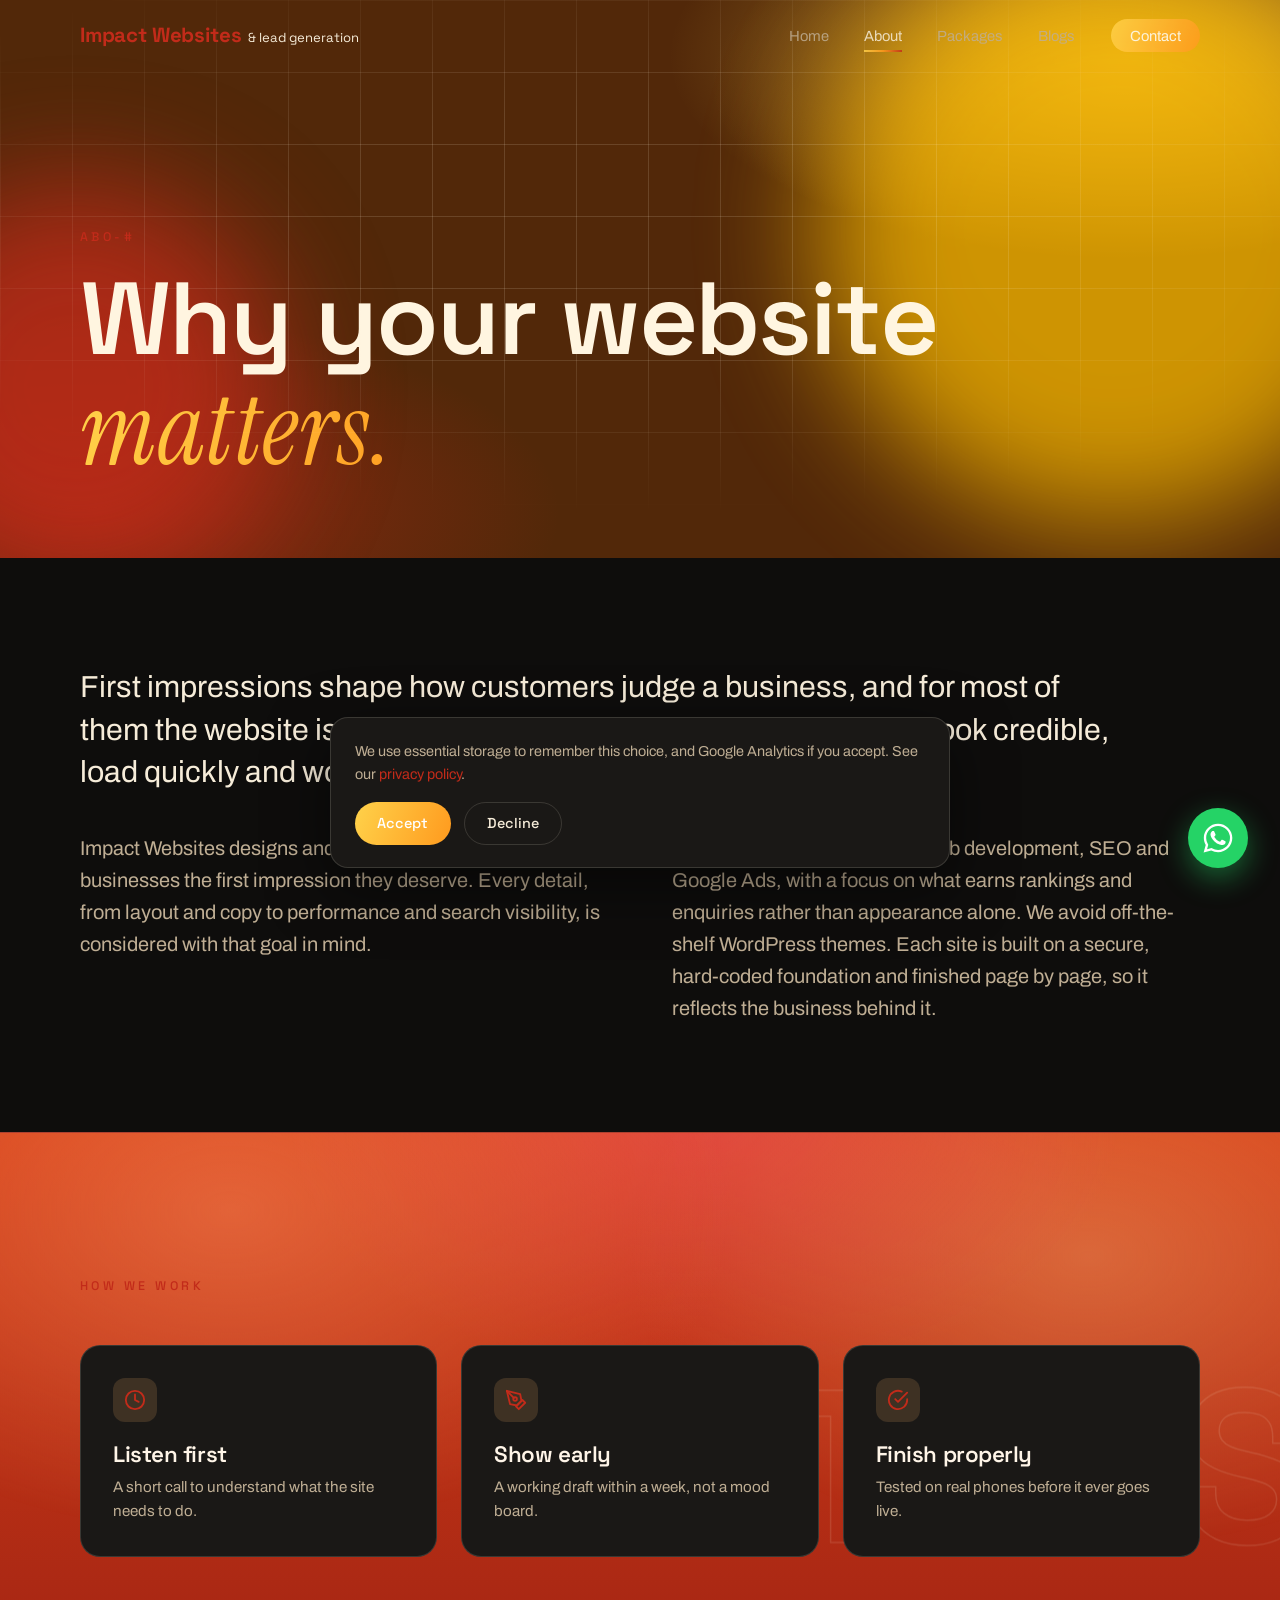
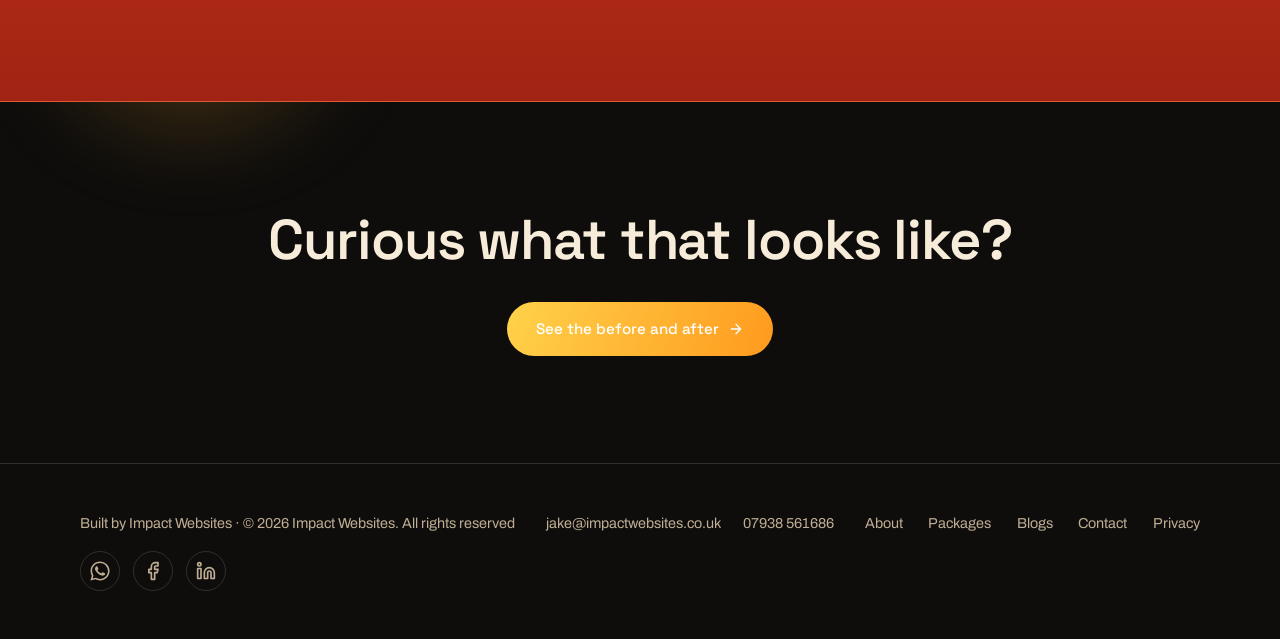
<file: about.html>
<!DOCTYPE html>
<html lang="en-GB">
<head>
  <meta charset="UTF-8">
  <meta name="viewport" content="width=device-width, initial-scale=1">
  <title>Web Development &amp; Lead Generation Experts | Impact Websites</title>
  <meta name="description" content="Meet Jake, founder of Impact Websites. His approach to web design 2026 creates strong first impressions and generates more leads for UK businesses.">
  <meta name="keywords" content="about Impact Websites, web developer, website design, first impressions, small business websites, Jake Small">
  <meta name="robots" content="index, follow">
  <link rel="canonical" href="https://www.impactwebsites.co.uk/about.html">

  <meta property="og:title" content="Web Development &amp; Lead Generation Experts | Impact Websites">
  <meta property="og:description" content="Meet Jake, founder of Impact Websites, and how we build websites that create strong first impressions and generate more leads.">
  <meta property="og:type" content="website">
  <meta property="og:url" content="https://www.impactwebsites.co.uk/about.html">
  <meta property="og:site_name" content="Impact Websites">
  <meta property="og:locale" content="en_GB">
  <meta property="og:image" content="https://www.impactwebsites.co.uk/img/og-image.jpg">
  <meta property="og:image:width" content="1200">
  <meta property="og:image:height" content="630">
  <meta property="og:image:alt" content="Impact Websites: web development, SEO and lead generation">
  <meta name="twitter:card" content="summary_large_image">
  <meta name="twitter:title" content="Web Development &amp; Lead Generation Experts | Impact Websites">
  <meta name="twitter:description" content="Meet Jake, founder of Impact Websites, and how we build websites that create strong first impressions and generate more leads.">
  <meta name="twitter:image" content="https://www.impactwebsites.co.uk/img/og-image.jpg">

  <link rel="icon" href="favicon.ico?v=2" sizes="any">
  <link rel="icon" href="img/favicon-32x32.png?v=2" type="image/png" sizes="32x32">
  <link rel="icon" href="img/favicon-16x16.png?v=2" type="image/png" sizes="16x16">
  <link rel="apple-touch-icon" href="img/apple-touch-icon.png?v=2">
  <link rel="manifest" href="site.webmanifest">
  <meta name="theme-color" content="#522809">

  <link rel="preconnect" href="https://fonts.googleapis.com">
  <link rel="preconnect" href="https://fonts.gstatic.com" crossorigin>
  <link href="https://fonts.googleapis.com/css2?family=Archivo:wght@300;400;500&family=Instrument+Serif:ital@1&family=Space+Grotesk:wght@400;500;600;700&display=swap" rel="stylesheet">
  <link rel="stylesheet" href="css/style.css">

  <script type="application/ld+json">
  {
    "@context": "https://schema.org",
    "@type": "ProfessionalService",
    "name": "Impact Websites",
    "url": "https://www.impactwebsites.co.uk/",
    "logo": "https://www.impactwebsites.co.uk/img/favicon-512.png",
    "image": "https://www.impactwebsites.co.uk/img/og-image.jpg",
    "description": "Impact Websites designs and builds fast, modern websites with search engine optimisation and Google Ads lead generation for growing UK businesses.",
    "email": "jake@impactwebsites.co.uk",
    "telephone": "+447938561686",
    "areaServed": "GB",
    "priceRange": "££",
    "founder": { "@type": "Person", "name": "Jake Small" },
    "sameAs": [
      "https://www.facebook.com/share/1FsRioQz7S/?mibextid=wwXIfr",
      "https://www.linkedin.com/in/jakesmall-webdesign",
      "https://wa.me/447938561686"
    ]
  }
  </script>
</head>
<body>

  <header class="nav">
    <div class="wrap">
      <a class="brand" href="index.html"><span class="brand-name">Impact Websites</span> <span class="brand-sub">&amp; lead generation</span></a>
      <button class="nav-toggle" aria-label="Menu" aria-expanded="false">
        <span class="bar"></span><span class="bar"></span><span class="bar"></span>
      </button>
      <ul class="nav-links">
        <li><a href="index.html">Home</a></li>
        <li><a href="about.html" aria-current="page">About</a></li>
        <li><a href="packages.html">Packages</a></li>
        <li><a href="blogs.html">Blogs</a></li>
        <li><a class="nav-cta" href="contact.html">Contact</a></li>
      </ul>
    </div>
  </header>

  <main>

    <section class="page-hero">
      <div class="orb orb-a" data-parallax="0.3" style="top:-30%;"></div>
      <div class="orb orb-b" data-parallax="-0.2"></div>
      <div class="grid-lines"></div>
      <div class="wrap hero-inner">
        <p class="eyebrow reveal" data-scramble>About</p>
        <h1 data-split>Why your website<br><span class="grad-text serif-accent">matters.</span></h1>
      </div>
    </section>

    <section class="section-pad">
      <div class="wrap about-intro">
        <p class="lede about-lead reveal">First impressions shape how customers judge a business, and for most of them the website is where that impression is formed. It needs to look credible, load quickly and work flawlessly on every device.</p>
        <p class="lede reveal" style="--d:.1s">Impact Websites designs and builds sites that give UK businesses the first impression they deserve. Every detail, from layout and copy to performance and search visibility, is considered with that goal in mind.</p>
        <p class="lede reveal" style="--d:.2s">Our approach is grounded in web development, SEO and Google Ads, with a focus on what earns rankings and enquiries rather than appearance alone. We avoid off-the-shelf WordPress themes. Each site is built on a secure, hard-coded foundation and finished page by page, so it reflects the business behind it.</p>
      </div>
    </section>

    <section class="banner">
      <div class="depth" data-parallax="0.35"></div>
      <span class="ghost" aria-hidden="true" data-parallax="0.1" style="top:auto; bottom:4%;">ETHOS</span>
      <div class="wrap">
        <p class="eyebrow reveal">How we work</p>
        <div class="card-grid">
          <article class="card glow reveal" style="--d:.1s">
            <div class="icon">
              <svg width="22" height="22" viewBox="0 0 24 24" fill="none" stroke="currentColor" stroke-width="2" stroke-linecap="round" stroke-linejoin="round"><circle cx="12" cy="12" r="10"/><path d="M12 6v6l4 2"/></svg>
            </div>
            <h3>Listen first</h3>
            <p>A short call to understand what the site needs to do.</p>
          </article>
          <article class="card glow reveal" style="--d:.2s">
            <div class="icon">
              <svg width="22" height="22" viewBox="0 0 24 24" fill="none" stroke="currentColor" stroke-width="2" stroke-linecap="round" stroke-linejoin="round"><path d="M12 19l7-7 3 3-7 7-3-3z"/><path d="M18 13l-1.5-7.5L2 2l3.5 14.5L13 18l5-5z"/><path d="M2 2l7.586 7.586"/><circle cx="11" cy="11" r="2"/></svg>
            </div>
            <h3>Show early</h3>
            <p>A working draft within a week, not a mood board.</p>
          </article>
          <article class="card glow reveal" style="--d:.3s">
            <div class="icon">
              <svg width="22" height="22" viewBox="0 0 24 24" fill="none" stroke="currentColor" stroke-width="2" stroke-linecap="round" stroke-linejoin="round"><path d="M22 11.08V12a10 10 0 1 1-5.93-9.14"/><path d="M22 4L12 14.01l-3-3"/></svg>
            </div>
            <h3>Finish properly</h3>
            <p>Tested on real phones before it ever goes live.</p>
          </article>
        </div>
      </div>
    </section>

    <section class="section-pad">
      <div class="orb orb-c" data-parallax="0.35" style="left:6%; top:30%;"></div>
      <div class="wrap" style="text-align:center;">
        <h2 class="reveal">Curious what that looks like?</h2>
        <a class="btn btn-primary reveal" style="--d:.15s; margin-top:2rem;" href="index.html#before-after">
          See the before and after
          <svg width="16" height="16" viewBox="0 0 24 24" fill="none" stroke="currentColor" stroke-width="2" stroke-linecap="round" stroke-linejoin="round"><path d="M5 12h14M12 5l7 7-7 7"/></svg>
        </a>
      </div>
    </section>

  </main>

  <footer>
    <div class="wrap">
      <span>Built by Impact Websites · © 2026 Impact Websites. All rights reserved</span>
      <div class="footer-contact">
        <a href="mailto:jake@impactwebsites.co.uk">jake@impactwebsites.co.uk</a>
        <a href="tel:+447938561686">07938 561686</a>
      </div>
      <nav>
        <a href="about.html">About</a>
        <a href="packages.html">Packages</a>
        <a href="blogs.html">Blogs</a>
        <a href="contact.html">Contact</a>
        <a href="privacy.html">Privacy</a>
      </nav>
    </div>
  </footer>

  <script src="js/main.js"></script>
</body>
</html>
</file>
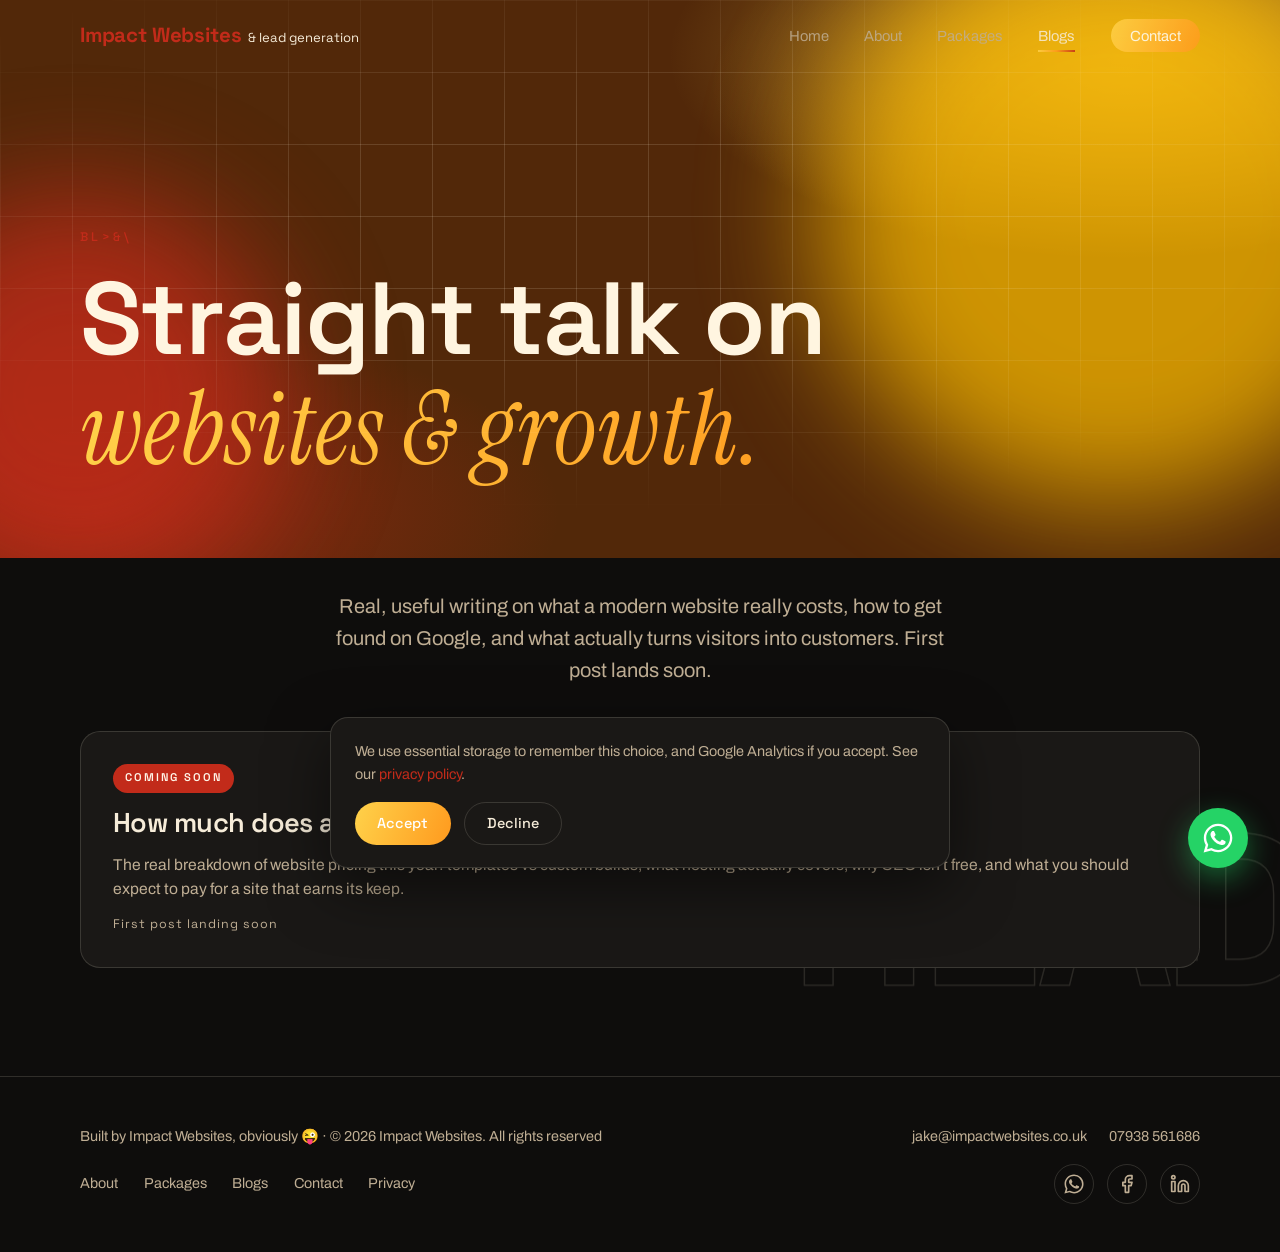
<file: blogs.html>
<!DOCTYPE html>
<html lang="en-GB">
<head>
  <meta charset="UTF-8">
  <meta name="viewport" content="width=device-width, initial-scale=1">
  <title>Blogs | Impact Websites</title>
  <meta name="description" content="Web design, SEO and lead generation advice from Impact Websites. Practical guides on what a modern website really costs and how to make it earn its keep.">
  <meta name="keywords" content="web design blog, website cost, SEO advice, Google Ads guide, UK web development">
  <meta name="robots" content="index, follow">
  <link rel="canonical" href="https://www.impactwebsites.co.uk/blogs.html">

  <meta property="og:title" content="Blogs | Impact Websites">
  <meta property="og:description" content="Web design, SEO and lead generation advice from Impact Websites.">
  <meta property="og:type" content="website">
  <meta property="og:url" content="https://www.impactwebsites.co.uk/blogs.html">
  <meta property="og:site_name" content="Impact Websites">
  <meta property="og:locale" content="en_GB">
  <meta property="og:image" content="https://www.impactwebsites.co.uk/img/og-image.jpg">
  <meta property="og:image:width" content="1200">
  <meta property="og:image:height" content="630">
  <meta property="og:image:alt" content="Impact Websites: web development, SEO and lead generation">
  <meta name="twitter:card" content="summary_large_image">
  <meta name="twitter:title" content="Blogs | Impact Websites">
  <meta name="twitter:description" content="Web design, SEO and lead generation advice from Impact Websites.">
  <meta name="twitter:image" content="https://www.impactwebsites.co.uk/img/og-image.jpg">

  <link rel="icon" href="favicon.ico?v=2" sizes="any">
  <link rel="icon" href="img/favicon-32x32.png?v=2" type="image/png" sizes="32x32">
  <link rel="icon" href="img/favicon-16x16.png?v=2" type="image/png" sizes="16x16">
  <link rel="apple-touch-icon" href="img/apple-touch-icon.png?v=2">
  <link rel="manifest" href="site.webmanifest">
  <meta name="theme-color" content="#522809">

  <link rel="preconnect" href="https://fonts.googleapis.com">
  <link rel="preconnect" href="https://fonts.gstatic.com" crossorigin>
  <link href="https://fonts.googleapis.com/css2?family=Archivo:wght@300;400;500&family=Instrument+Serif:ital@1&family=Space+Grotesk:wght@400;500;600;700&display=swap" rel="stylesheet">
  <link rel="stylesheet" href="css/style.css">
</head>
<body>

  <header class="nav">
    <div class="wrap">
      <a class="brand" href="index.html"><span class="brand-name">Impact Websites</span> <span class="brand-sub">&amp; lead generation</span></a>
      <button class="nav-toggle" aria-label="Menu" aria-expanded="false">
        <span class="bar"></span><span class="bar"></span><span class="bar"></span>
      </button>
      <ul class="nav-links">
        <li><a href="index.html">Home</a></li>
        <li><a href="about.html">About</a></li>
        <li><a href="packages.html">Packages</a></li>
        <li><a href="blogs.html" aria-current="page">Blogs</a></li>
        <li><a class="nav-cta" href="contact.html">Contact</a></li>
      </ul>
    </div>
  </header>

  <main>

    <section class="page-hero">
      <div class="orb orb-a" data-parallax="0.3" style="top:-30%;"></div>
      <div class="orb orb-b" data-parallax="-0.2"></div>
      <div class="grid-lines"></div>
      <div class="wrap hero-inner">
        <p class="eyebrow reveal" data-scramble>Blogs</p>
        <h1 data-split>Straight talk on <br><span class="grad-text serif-accent">websites &amp; growth.</span></h1>
      </div>
    </section>

    <section class="section-pad has-ghost" style="padding-top:2rem;">
      <span class="ghost" aria-hidden="true" data-parallax="0.1" style="top:auto; bottom:2%;">READ</span>
      <div class="wrap">
        <p class="lede reveal" style="text-align:center; max-width:58ch; margin:0 auto 2.8rem;">Real, useful writing on what a modern website really costs, how to get found on Google, and what actually turns visitors into customers. First post lands soon.</p>

        <div class="blog-grid">
          <article class="blog-card is-soon reveal" aria-disabled="true">
            <span class="blog-tag">Coming soon</span>
            <h2>How much does a new website cost in 2026?</h2>
            <p class="blog-excerpt">The real breakdown of website pricing this year: templates vs custom builds, what hosting actually covers, why SEO isn't free, and what you should expect to pay for a site that earns its keep.</p>
            <span class="blog-meta">First post landing soon</span>
          </article>
        </div>
      </div>
    </section>

  </main>

  <footer>
    <div class="wrap">
      <span>Built by Impact Websites, obviously 😜 · © 2026 Impact Websites. All rights reserved</span>
      <div class="footer-contact">
        <a href="mailto:jake@impactwebsites.co.uk">jake@impactwebsites.co.uk</a>
        <a href="tel:+447938561686">07938 561686</a>
      </div>
      <nav>
        <a href="about.html">About</a>
        <a href="packages.html">Packages</a>
        <a href="blogs.html">Blogs</a>
        <a href="contact.html">Contact</a>
        <a href="privacy.html">Privacy</a>
      </nav>
    </div>
  </footer>

  <script src="js/main.js"></script>
</body>
</html>
</file>
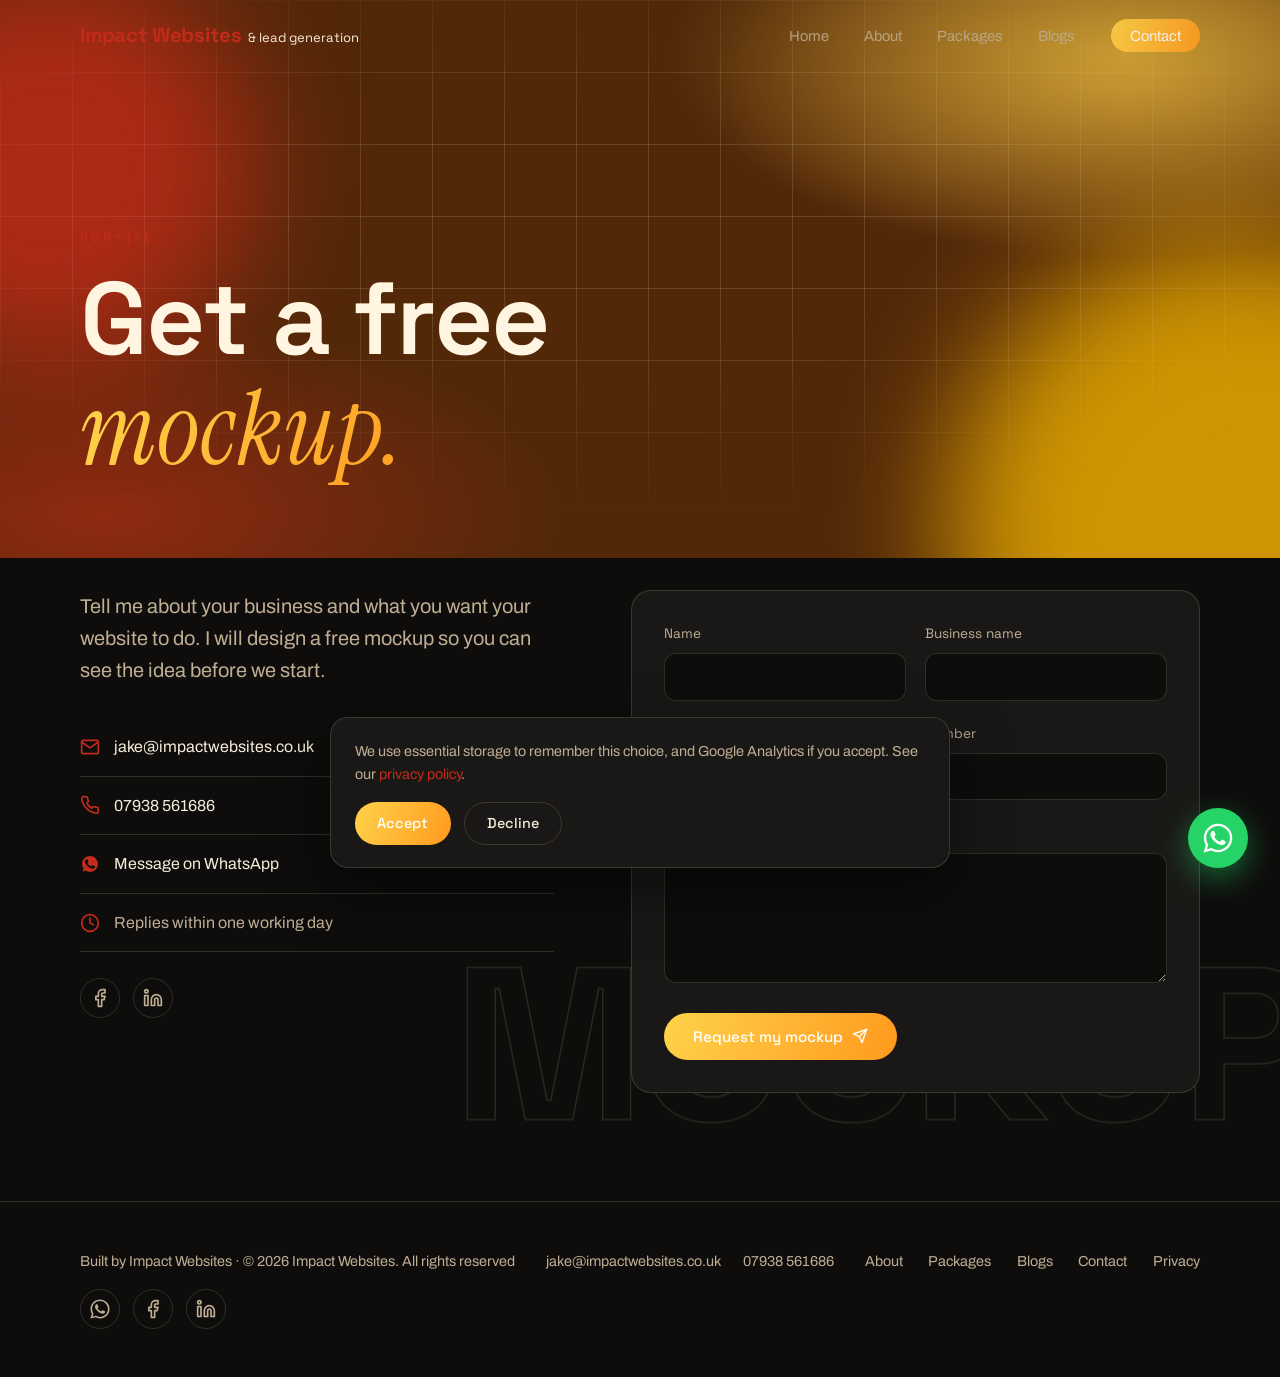
<file: contact.html>
<!DOCTYPE html>
<html lang="en-GB">
<head>
  <meta charset="UTF-8">
  <meta name="viewport" content="width=device-width, initial-scale=1">
  <title>Web Development &amp; Lead Generation Quotes | Impact Websites</title>
  <meta name="description" content="Contact Impact Websites for a free website mockup. Web development, SEO and Google Ads lead generation for growing UK businesses. Reply within 1 working day.">
  <meta name="keywords" content="contact Impact Websites, free website mockup, web development quote, get in touch, UK web designer, lead generation quote">
  <meta name="robots" content="index, follow">
  <link rel="canonical" href="https://www.impactwebsites.co.uk/contact.html">

  <meta property="og:title" content="Web Development &amp; Lead Generation Quotes | Impact Websites">
  <meta property="og:description" content="Get a free website mockup from Impact Websites. Web development, SEO and Google Ads lead generation for growing UK businesses.">
  <meta property="og:type" content="website">
  <meta property="og:url" content="https://www.impactwebsites.co.uk/contact.html">
  <meta property="og:site_name" content="Impact Websites">
  <meta property="og:locale" content="en_GB">
  <meta property="og:image" content="https://www.impactwebsites.co.uk/img/og-image.jpg">
  <meta property="og:image:width" content="1200">
  <meta property="og:image:height" content="630">
  <meta property="og:image:alt" content="Impact Websites: web development, SEO and lead generation">
  <meta name="twitter:card" content="summary_large_image">
  <meta name="twitter:title" content="Web Development &amp; Lead Generation Quotes | Impact Websites">
  <meta name="twitter:description" content="Get a free website mockup from Impact Websites. Web development, SEO and Google Ads lead generation for growing UK businesses.">
  <meta name="twitter:image" content="https://www.impactwebsites.co.uk/img/og-image.jpg">

  <link rel="icon" href="favicon.ico?v=2" sizes="any">
  <link rel="icon" href="img/favicon-32x32.png?v=2" type="image/png" sizes="32x32">
  <link rel="icon" href="img/favicon-16x16.png?v=2" type="image/png" sizes="16x16">
  <link rel="apple-touch-icon" href="img/apple-touch-icon.png?v=2">
  <link rel="manifest" href="site.webmanifest">
  <meta name="theme-color" content="#522809">

  <link rel="preconnect" href="https://fonts.googleapis.com">
  <link rel="preconnect" href="https://fonts.gstatic.com" crossorigin>
  <link href="https://fonts.googleapis.com/css2?family=Archivo:wght@300;400;500&family=Instrument+Serif:ital@1&family=Space+Grotesk:wght@400;500;600;700&display=swap" rel="stylesheet">
  <link rel="stylesheet" href="css/style.css">

  <script type="application/ld+json">
  {
    "@context": "https://schema.org",
    "@type": "ProfessionalService",
    "name": "Impact Websites",
    "url": "https://www.impactwebsites.co.uk/",
    "logo": "https://www.impactwebsites.co.uk/img/favicon-512.png",
    "image": "https://www.impactwebsites.co.uk/img/og-image.jpg",
    "description": "Impact Websites designs and builds fast, modern websites with search engine optimisation and Google Ads lead generation for growing UK businesses.",
    "email": "jake@impactwebsites.co.uk",
    "telephone": "+447938561686",
    "areaServed": "GB",
    "priceRange": "££",
    "founder": { "@type": "Person", "name": "Jake Small" },
    "sameAs": [
      "https://www.facebook.com/share/1FsRioQz7S/?mibextid=wwXIfr",
      "https://www.linkedin.com/in/jakesmall-webdesign",
      "https://wa.me/447938561686"
    ]
  }
  </script>
</head>
<body>

  <header class="nav">
    <div class="wrap">
      <a class="brand" href="index.html"><span class="brand-name">Impact Websites</span> <span class="brand-sub">&amp; lead generation</span></a>
      <button class="nav-toggle" aria-label="Menu" aria-expanded="false">
        <span class="bar"></span><span class="bar"></span><span class="bar"></span>
      </button>
      <ul class="nav-links">
        <li><a href="index.html">Home</a></li>
        <li><a href="about.html">About</a></li>
        <li><a href="packages.html">Packages</a></li>
        <li><a href="blogs.html">Blogs</a></li>
        <li><a class="nav-cta" href="contact.html" aria-current="page">Contact</a></li>
      </ul>
    </div>
  </header>

  <main>

    <section class="page-hero">
      <div class="orb orb-b" data-parallax="0.3" style="top:-25%; left:-12%;"></div>
      <div class="orb orb-a" data-parallax="-0.15" style="top:40%; right:-20%;"></div>
      <div class="grid-lines"></div>
      <div class="wrap hero-inner">
        <p class="eyebrow reveal" data-scramble>Contact</p>
        <h1 data-split>Get a free<br><span class="grad-text serif-accent">mockup.</span></h1>
      </div>
    </section>

    <section class="section-pad has-ghost" style="padding-top:2rem;">
      <span class="ghost" aria-hidden="true" data-parallax="0.08" style="top:auto; bottom:0;">MOCKUP</span>
      <div class="wrap contact-layout">

        <div class="reveal">
          <p class="lede" style="margin-bottom:2rem;">Tell me about your business and what you want your website to do. I will design a free mockup so you can see the idea before we start.</p>
          <div class="contact-line">
            <svg width="20" height="20" viewBox="0 0 24 24" fill="none" stroke="currentColor" stroke-width="2" stroke-linecap="round" stroke-linejoin="round"><path d="M4 4h16c1.1 0 2 .9 2 2v12c0 1.1-.9 2-2 2H4c-1.1 0-2-.9-2-2V6c0-1.1.9-2 2-2z"/><path d="m22 6-10 7L2 6"/></svg>
            <a href="mailto:jake@impactwebsites.co.uk">jake@impactwebsites.co.uk</a>
          </div>
          <div class="contact-line">
            <svg width="20" height="20" viewBox="0 0 24 24" fill="none" stroke="currentColor" stroke-width="2" stroke-linecap="round" stroke-linejoin="round"><path d="M22 16.92v3a2 2 0 0 1-2.18 2 19.79 19.79 0 0 1-8.63-3.07 19.5 19.5 0 0 1-6-6 19.79 19.79 0 0 1-3.07-8.67A2 2 0 0 1 4.11 2h3a2 2 0 0 1 2 1.72c.13.96.36 1.9.7 2.81a2 2 0 0 1-.45 2.11L8.09 9.91a16 16 0 0 0 6 6l1.27-1.27a2 2 0 0 1 2.11-.45c.91.34 1.85.57 2.81.7A2 2 0 0 1 22 16.92z"/></svg>
            <a href="tel:+447938561686">07938 561686</a>
          </div>
          <div class="contact-line">
            <svg width="20" height="20" viewBox="0 0 24 24" fill="currentColor"><path d="M17.5 14.4c-.3-.15-1.77-.87-2.04-.97-.27-.1-.47-.15-.67.15-.2.3-.77.97-.94 1.17-.17.2-.35.22-.65.07-.3-.15-1.26-.46-2.4-1.48-.89-.79-1.49-1.77-1.66-2.07-.17-.3-.02-.46.13-.61.13-.13.3-.35.45-.52.15-.17.2-.3.3-.5.1-.2.05-.37-.02-.52-.07-.15-.67-1.62-.92-2.22-.24-.58-.49-.5-.67-.51h-.57c-.2 0-.52.07-.8.37-.27.3-1.04 1.02-1.04 2.48 0 1.46 1.07 2.87 1.22 3.07.15.2 2.1 3.2 5.08 4.49.71.31 1.26.49 1.69.62.71.23 1.36.2 1.87.12.57-.09 1.77-.72 2.02-1.42.25-.7.25-1.29.17-1.42-.07-.13-.27-.2-.57-.35zM12.05 21.5h-.01a9.5 9.5 0 0 1-4.84-1.33l-.35-.2-3.6.94.96-3.51-.23-.36a9.46 9.46 0 0 1-1.45-5.05c0-5.24 4.27-9.5 9.52-9.5 2.54 0 4.93.99 6.73 2.79a9.44 9.44 0 0 1 2.79 6.72c0 5.24-4.27 9.5-9.52 9.5z"/></svg>
            <a href="https://wa.me/447938561686" target="_blank" rel="noopener">Message on WhatsApp</a>
          </div>
          <div class="contact-line">
            <svg width="20" height="20" viewBox="0 0 24 24" fill="none" stroke="currentColor" stroke-width="2" stroke-linecap="round" stroke-linejoin="round"><circle cx="12" cy="12" r="10"/><path d="M12 6v6l4 2"/></svg>
            <span>Replies within one working day</span>
          </div>
          <div class="socials" style="margin-top:1.6rem;">
            <a class="social" href="https://www.facebook.com/share/1FsRioQz7S/?mibextid=wwXIfr" target="_blank" rel="noopener" aria-label="Facebook">
              <svg width="20" height="20" viewBox="0 0 24 24" fill="none" stroke="currentColor" stroke-width="2" stroke-linecap="round" stroke-linejoin="round"><path d="M18 2h-3a5 5 0 0 0-5 5v3H7v4h3v8h4v-8h3l1-4h-4V7a1 1 0 0 1 1-1h3z"/></svg>
            </a>
            <a class="social" href="https://www.linkedin.com/in/jakesmall-webdesign?utm_source=share_via&utm_content=profile&utm_medium=member_ios" target="_blank" rel="noopener" aria-label="LinkedIn">
              <svg width="20" height="20" viewBox="0 0 24 24" fill="none" stroke="currentColor" stroke-width="2" stroke-linecap="round" stroke-linejoin="round"><path d="M16 8a6 6 0 0 1 6 6v7h-4v-7a2 2 0 0 0-2-2 2 2 0 0 0-2 2v7h-4v-7a6 6 0 0 1 6-6z"/><rect x="2" y="9" width="4" height="12"/><circle cx="4" cy="4" r="2"/></svg>
            </a>
          </div>
        </div>

        <form name="contact" method="POST" data-netlify="true" netlify-honeypot="bot-field" id="contact-form" class="card glow reveal" style="--d:.15s" novalidate>
          <input type="hidden" name="form-name" value="contact">
          <p style="display:none">
            <label>Leave this field blank: <input name="bot-field" tabindex="-1" autocomplete="off"></label>
          </p>
          <div class="form-grid">
            <div class="field">
              <label for="name">Name</label>
              <input id="name" name="name" type="text" autocomplete="name" required>
            </div>
            <div class="field">
              <label for="business">Business name</label>
              <input id="business" name="business" type="text" autocomplete="organization">
            </div>
            <div class="field">
              <label for="email">Email</label>
              <input id="email" name="email" type="email" autocomplete="email" required>
            </div>
            <div class="field">
              <label for="phone">Number</label>
              <input id="phone" name="phone" type="tel" autocomplete="tel">
            </div>
          </div>
          <div class="field">
            <label for="message">What do you want from your website?</label>
            <textarea id="message" name="message" required></textarea>
          </div>
          <button class="btn btn-primary btn-pulse" type="submit">
            Request my mockup
            <svg width="16" height="16" viewBox="0 0 24 24" fill="none" stroke="currentColor" stroke-width="2" stroke-linecap="round" stroke-linejoin="round"><path d="m22 2-7 20-4-9-9-4z"/><path d="M22 2 11 13"/></svg>
          </button>
        </form>

      </div>
    </section>

  </main>

  <footer>
    <div class="wrap">
      <span>Built by Impact Websites · © 2026 Impact Websites. All rights reserved</span>
      <div class="footer-contact">
        <a href="mailto:jake@impactwebsites.co.uk">jake@impactwebsites.co.uk</a>
        <a href="tel:+447938561686">07938 561686</a>
      </div>
      <nav>
        <a href="about.html">About</a>
        <a href="packages.html">Packages</a>
        <a href="blogs.html">Blogs</a>
        <a href="contact.html">Contact</a>
        <a href="privacy.html">Privacy</a>
      </nav>
    </div>
  </footer>

  <script src="js/main.js"></script>
</body>
</html>
</file>
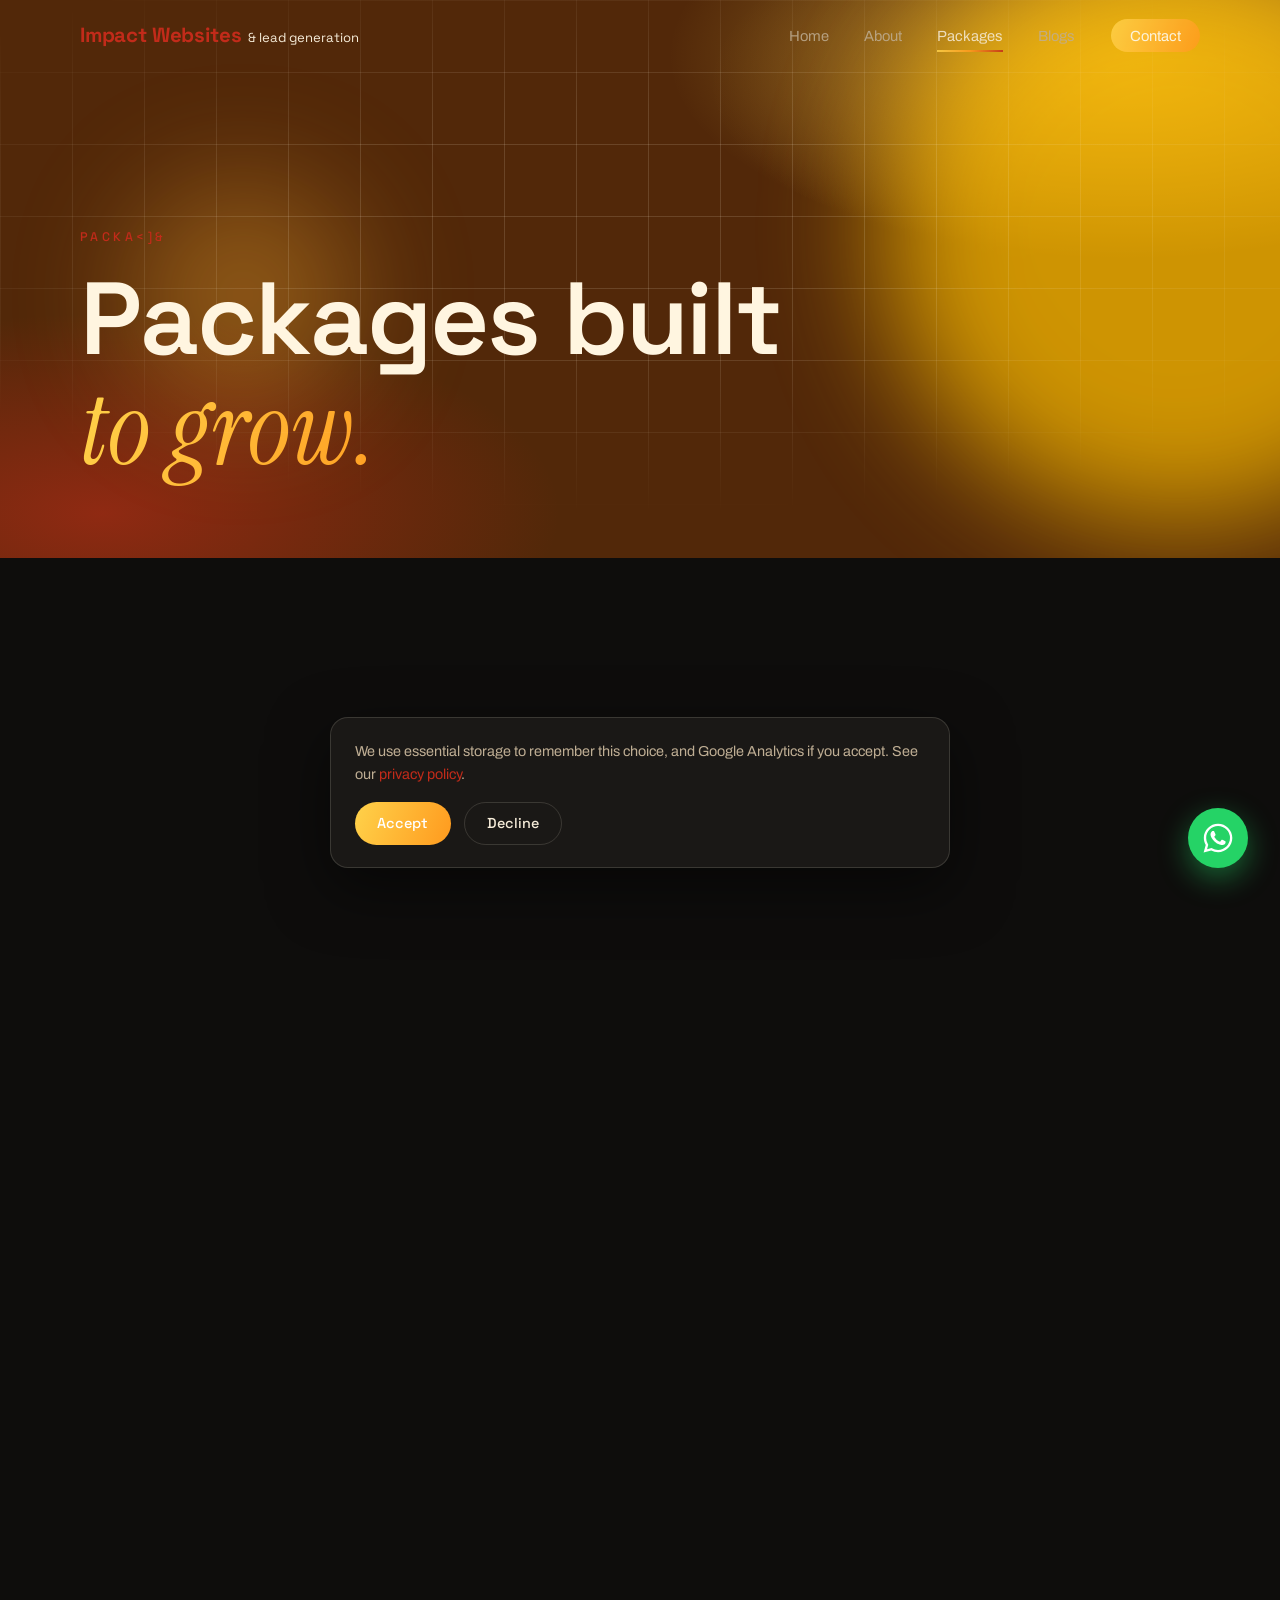
<file: packages.html>
<!DOCTYPE html>
<html lang="en-GB">
<head>
  <meta charset="UTF-8">
  <meta name="viewport" content="width=device-width, initial-scale=1">
  <title>Web Design &amp; Lead Generation Packages | Impact Websites</title>
  <meta name="description" content="Website packages from Impact Websites: hosting, SEO and Google Ads lead generation. Websites from £349, monthly plans from £35. Web development UK.">
  <meta name="keywords" content="website pricing, web development packages, hosting, SEO packages, Google Ads management, lead generation pricing, UK web design">
  <meta name="robots" content="index, follow">
  <link rel="canonical" href="https://www.impactwebsites.co.uk/packages.html">

  <meta property="og:title" content="Web Design &amp; Lead Generation Packages | Impact Websites">
  <meta property="og:description" content="Hosting, SEO and Google Ads lead generation plans. Websites from £349, monthly plans from £35.">
  <meta property="og:type" content="website">
  <meta property="og:url" content="https://www.impactwebsites.co.uk/packages.html">
  <meta property="og:site_name" content="Impact Websites">
  <meta property="og:locale" content="en_GB">
  <meta property="og:image" content="https://www.impactwebsites.co.uk/img/og-image.jpg">
  <meta property="og:image:width" content="1200">
  <meta property="og:image:height" content="630">
  <meta property="og:image:alt" content="Impact Websites: web development, SEO and lead generation">
  <meta name="twitter:card" content="summary_large_image">
  <meta name="twitter:title" content="Web Design &amp; Lead Generation Packages | Impact Websites">
  <meta name="twitter:description" content="Hosting, SEO and Google Ads lead generation plans. Websites from £349, monthly plans from £35.">
  <meta name="twitter:image" content="https://www.impactwebsites.co.uk/img/og-image.jpg">

  <link rel="icon" href="favicon.ico?v=2" sizes="any">
  <link rel="icon" href="img/favicon-32x32.png?v=2" type="image/png" sizes="32x32">
  <link rel="icon" href="img/favicon-16x16.png?v=2" type="image/png" sizes="16x16">
  <link rel="apple-touch-icon" href="img/apple-touch-icon.png?v=2">
  <link rel="manifest" href="site.webmanifest">
  <meta name="theme-color" content="#522809">

  <link rel="preconnect" href="https://fonts.googleapis.com">
  <link rel="preconnect" href="https://fonts.gstatic.com" crossorigin>
  <link href="https://fonts.googleapis.com/css2?family=Archivo:wght@300;400;500&family=Instrument+Serif:ital@1&family=Space+Grotesk:wght@400;500;600;700&display=swap" rel="stylesheet">
  <link rel="stylesheet" href="css/style.css">

  <script type="application/ld+json">
  {
    "@context": "https://schema.org",
    "@type": "ProfessionalService",
    "name": "Impact Websites",
    "url": "https://www.impactwebsites.co.uk/",
    "logo": "https://www.impactwebsites.co.uk/img/favicon-512.png",
    "image": "https://www.impactwebsites.co.uk/img/og-image.jpg",
    "description": "Impact Websites designs and builds fast, modern websites with search engine optimisation and Google Ads lead generation for growing UK businesses.",
    "email": "jake@impactwebsites.co.uk",
    "telephone": "+447938561686",
    "areaServed": "GB",
    "priceRange": "££",
    "founder": { "@type": "Person", "name": "Jake Small" },
    "sameAs": [
      "https://www.facebook.com/share/1FsRioQz7S/?mibextid=wwXIfr",
      "https://www.linkedin.com/in/jakesmall-webdesign",
      "https://wa.me/447938561686"
    ]
  }
  </script>
  <script type="application/ld+json">
  {
    "@context": "https://schema.org",
    "@type": "Service",
    "serviceType": "Website hosting, SEO and lead generation",
    "provider": { "@type": "ProfessionalService", "name": "Impact Websites", "url": "https://www.impactwebsites.co.uk/" },
    "areaServed": "GB",
    "hasOfferCatalog": {
      "@type": "OfferCatalog",
      "name": "Website Packages",
      "itemListElement": [
        {
          "@type": "Offer",
          "name": "Lite",
          "description": "Hosting and regular backups.",
          "priceCurrency": "GBP",
          "price": "35",
          "priceSpecification": { "@type": "UnitPriceSpecification", "price": "35", "priceCurrency": "GBP", "unitCode": "MON" }
        },
        {
          "@type": "Offer",
          "name": "Optimised Basic",
          "description": "Hosting, backups, SEO, AI-powered keyword research and refined meta descriptions.",
          "priceCurrency": "GBP",
          "price": "55",
          "priceSpecification": { "@type": "UnitPriceSpecification", "price": "55", "priceCurrency": "GBP", "unitCode": "MON" }
        },
        {
          "@type": "Offer",
          "name": "Lead Generation",
          "description": "Hosting, SEO, refined meta descriptions and managed Google Ads lead generation.",
          "priceCurrency": "GBP",
          "price": "170",
          "priceSpecification": { "@type": "UnitPriceSpecification", "price": "170", "priceCurrency": "GBP", "unitCode": "MON" }
        }
      ]
    }
  }
  </script>
</head>
<body>

  <header class="nav">
    <div class="wrap">
      <a class="brand" href="index.html"><span class="brand-name">Impact Websites</span> <span class="brand-sub">&amp; lead generation</span></a>
      <button class="nav-toggle" aria-label="Menu" aria-expanded="false">
        <span class="bar"></span><span class="bar"></span><span class="bar"></span>
      </button>
      <ul class="nav-links">
        <li><a href="index.html">Home</a></li>
        <li><a href="about.html">About</a></li>
        <li><a href="packages.html" aria-current="page">Packages</a></li>
        <li><a href="blogs.html">Blogs</a></li>
        <li><a class="nav-cta" href="contact.html">Contact</a></li>
      </ul>
    </div>
  </header>

  <main>

    <section class="page-hero">
      <div class="orb orb-a" data-parallax="0.28" style="top:-25%; right:-15%;"></div>
      <div class="orb orb-c" data-parallax="-0.18" style="left:10%; top:35%;"></div>
      <div class="grid-lines"></div>
      <div class="wrap hero-inner">
        <p class="eyebrow reveal" data-scramble>Packages</p>
        <h1 data-split>Packages built<br><span class="grad-text serif-accent">to grow.</span></h1>
      </div>
    </section>

    <section class="section-pad has-ghost" style="padding-top:2rem;">
      <span class="ghost" aria-hidden="true" data-parallax="0.1" style="top:auto; bottom:2%;">PLANS</span>
      <div class="wrap">
        <p class="lede reveal" style="text-align:center; max-width:60ch; margin:0 auto 2.8rem;">Every website starts from only <strong>£349</strong> to design and build. The monthly plans below cover hosting, upkeep and marketing after launch, on a minimum 12 month contract.</p>

        <div class="price-grid">

          <article class="price-card glow reveal">
            <span class="tier">Lite</span>
            <ul>
              <li><svg width="16" height="16" viewBox="0 0 24 24" fill="none" stroke="currentColor" stroke-width="2.5" stroke-linecap="round" stroke-linejoin="round"><path d="M20 6L9 17l-5-5"/></svg>Hosting</li>
              <li><svg width="16" height="16" viewBox="0 0 24 24" fill="none" stroke="currentColor" stroke-width="2.5" stroke-linecap="round" stroke-linejoin="round"><path d="M20 6L9 17l-5-5"/></svg>Regular backups</li>
            </ul>
            <div class="price-foot">
              <div class="price-row"><span class="price-label">Small site</span><span class="price">£35<small>/mo</small></span></div>
              <div class="price-row"><span class="price-label">Large site</span><span class="price">£45<small>/mo</small></span></div>
            </div>
            <a class="btn btn-ghost" href="contact.html">Start with Lite</a>
          </article>

          <article class="price-card featured glow reveal" style="--d:.1s">
            <span class="price-badge popular">Most popular</span>
            <span class="tier">Optimised Basic</span>
            <ul>
              <li><svg width="16" height="16" viewBox="0 0 24 24" fill="none" stroke="currentColor" stroke-width="2.5" stroke-linecap="round" stroke-linejoin="round"><path d="M20 6L9 17l-5-5"/></svg>Hosting</li>
              <li><svg width="16" height="16" viewBox="0 0 24 24" fill="none" stroke="currentColor" stroke-width="2.5" stroke-linecap="round" stroke-linejoin="round"><path d="M20 6L9 17l-5-5"/></svg>Regular backups</li>
              <li><svg width="16" height="16" viewBox="0 0 24 24" fill="none" stroke="currentColor" stroke-width="2.5" stroke-linecap="round" stroke-linejoin="round"><path d="M20 6L9 17l-5-5"/></svg>Search engine optimised</li>
              <li><svg width="16" height="16" viewBox="0 0 24 24" fill="none" stroke="currentColor" stroke-width="2.5" stroke-linecap="round" stroke-linejoin="round"><path d="M20 6L9 17l-5-5"/></svg>AI-powered keyword research</li>
              <li><svg width="16" height="16" viewBox="0 0 24 24" fill="none" stroke="currentColor" stroke-width="2.5" stroke-linecap="round" stroke-linejoin="round"><path d="M20 6L9 17l-5-5"/></svg>Page speed optimisation</li>
              <li><svg width="16" height="16" viewBox="0 0 24 24" fill="none" stroke="currentColor" stroke-width="2.5" stroke-linecap="round" stroke-linejoin="round"><path d="M20 6L9 17l-5-5"/></svg>Refined meta descriptions</li>
              <li><svg width="16" height="16" viewBox="0 0 24 24" fill="none" stroke="currentColor" stroke-width="2.5" stroke-linecap="round" stroke-linejoin="round"><path d="M20 6L9 17l-5-5"/></svg>More organic impressions</li>
            </ul>
            <div class="price-foot">
              <div class="price-row"><span class="price-label">Small site</span><span class="price">£55<small>/mo</small></span></div>
              <div class="price-row"><span class="price-label">Large site</span><span class="price">£62<small>/mo</small></span></div>
            </div>
            <a class="btn btn-primary btn-pulse" href="contact.html">Choose Optimised</a>
          </article>

          <article class="price-card glow reveal" style="--d:.2s">
            <span class="price-badge growth">Best for growth</span>
            <span class="tier">Lead Generation <span style="-webkit-text-stroke:0">🚀</span></span>
            <ul>
              <li><svg width="16" height="16" viewBox="0 0 24 24" fill="none" stroke="currentColor" stroke-width="2.5" stroke-linecap="round" stroke-linejoin="round"><path d="M20 6L9 17l-5-5"/></svg>Hosting</li>
              <li><svg width="16" height="16" viewBox="0 0 24 24" fill="none" stroke="currentColor" stroke-width="2.5" stroke-linecap="round" stroke-linejoin="round"><path d="M20 6L9 17l-5-5"/></svg>Regular backups</li>
              <li><svg width="16" height="16" viewBox="0 0 24 24" fill="none" stroke="currentColor" stroke-width="2.5" stroke-linecap="round" stroke-linejoin="round"><path d="M20 6L9 17l-5-5"/></svg>Search engine optimised</li>
              <li><svg width="16" height="16" viewBox="0 0 24 24" fill="none" stroke="currentColor" stroke-width="2.5" stroke-linecap="round" stroke-linejoin="round"><path d="M20 6L9 17l-5-5"/></svg>AI-powered keyword research</li>
              <li><svg width="16" height="16" viewBox="0 0 24 24" fill="none" stroke="currentColor" stroke-width="2.5" stroke-linecap="round" stroke-linejoin="round"><path d="M20 6L9 17l-5-5"/></svg>Page speed optimisation</li>
              <li><svg width="16" height="16" viewBox="0 0 24 24" fill="none" stroke="currentColor" stroke-width="2.5" stroke-linecap="round" stroke-linejoin="round"><path d="M20 6L9 17l-5-5"/></svg>Refined meta descriptions</li>
              <li><svg width="16" height="16" viewBox="0 0 24 24" fill="none" stroke="currentColor" stroke-width="2.5" stroke-linecap="round" stroke-linejoin="round"><path d="M20 6L9 17l-5-5"/></svg>Sponsored and organic leads</li>
              <li><svg width="16" height="16" viewBox="0 0 24 24" fill="none" stroke="currentColor" stroke-width="2.5" stroke-linecap="round" stroke-linejoin="round"><path d="M20 6L9 17l-5-5"/></svg>Run and manage Google Ads</li>
              <li><svg width="16" height="16" viewBox="0 0 24 24" fill="none" stroke="currentColor" stroke-width="2.5" stroke-linecap="round" stroke-linejoin="round"><path d="M20 6L9 17l-5-5"/></svg>Minimise PPC spend per lead</li>
              <li><svg width="16" height="16" viewBox="0 0 24 24" fill="none" stroke="currentColor" stroke-width="2.5" stroke-linecap="round" stroke-linejoin="round"><path d="M20 6L9 17l-5-5"/></svg>Custom-built landing pages</li>
              <li><svg width="16" height="16" viewBox="0 0 24 24" fill="none" stroke="currentColor" stroke-width="2.5" stroke-linecap="round" stroke-linejoin="round"><path d="M20 6L9 17l-5-5"/></svg>Track website and advert analytics</li>
              <li><svg width="16" height="16" viewBox="0 0 24 24" fill="none" stroke="currentColor" stroke-width="2.5" stroke-linecap="round" stroke-linejoin="round"><path d="M20 6L9 17l-5-5"/></svg>Monthly lead and ROI report</li>
              <li><svg width="16" height="16" viewBox="0 0 24 24" fill="none" stroke="currentColor" stroke-width="2.5" stroke-linecap="round" stroke-linejoin="round"><path d="M20 6L9 17l-5-5"/></svg>Three free website edits each month</li>
            </ul>
            <div class="price-foot">
              <div class="price-row"><span class="price-label">Small site</span><span class="price">£170<small>/mo</small></span></div>
              <div class="price-row"><span class="price-label">Large site</span><span class="price">£205<small>/mo</small></span></div>
              <p class="price-note">Plus any additional Google ad spend</p>
            </div>
            <a class="btn btn-ghost" href="contact.html">Generate leads</a>
          </article>

        </div>
      </div>
    </section>

    <section class="banner">
      <div class="depth" data-parallax="0.35"></div>
      <div class="wrap" style="text-align:center;">
        <h2 class="reveal">Small site or large site?</h2>
        <p class="lede reveal" style="--d:.1s; margin:1rem auto 2rem;">Whether a website counts as small or large depends on its file size, features and the components it needs. As a guide, a large site typically has six or more pages and features like logins or ecommerce. Get in touch and I will tell you which size your project fits.</p>
        <a class="btn btn-ghost reveal" style="--d:.2s" href="contact.html">
          Check your size
          <svg width="16" height="16" viewBox="0 0 24 24" fill="none" stroke="currentColor" stroke-width="2" stroke-linecap="round" stroke-linejoin="round"><path d="M5 12h14M12 5l7 7-7 7"/></svg>
        </a>
      </div>
    </section>

  </main>

  <footer>
    <div class="wrap">
      <span>Built by Impact Websites · © 2026 Impact Websites. All rights reserved</span>
      <div class="footer-contact">
        <a href="mailto:jake@impactwebsites.co.uk">jake@impactwebsites.co.uk</a>
        <a href="tel:+447938561686">07938 561686</a>
      </div>
      <nav>
        <a href="about.html">About</a>
        <a href="packages.html">Packages</a>
        <a href="blogs.html">Blogs</a>
        <a href="contact.html">Contact</a>
        <a href="privacy.html">Privacy</a>
      </nav>
    </div>
  </footer>

  <script src="js/main.js"></script>
</body>
</html>
</file>
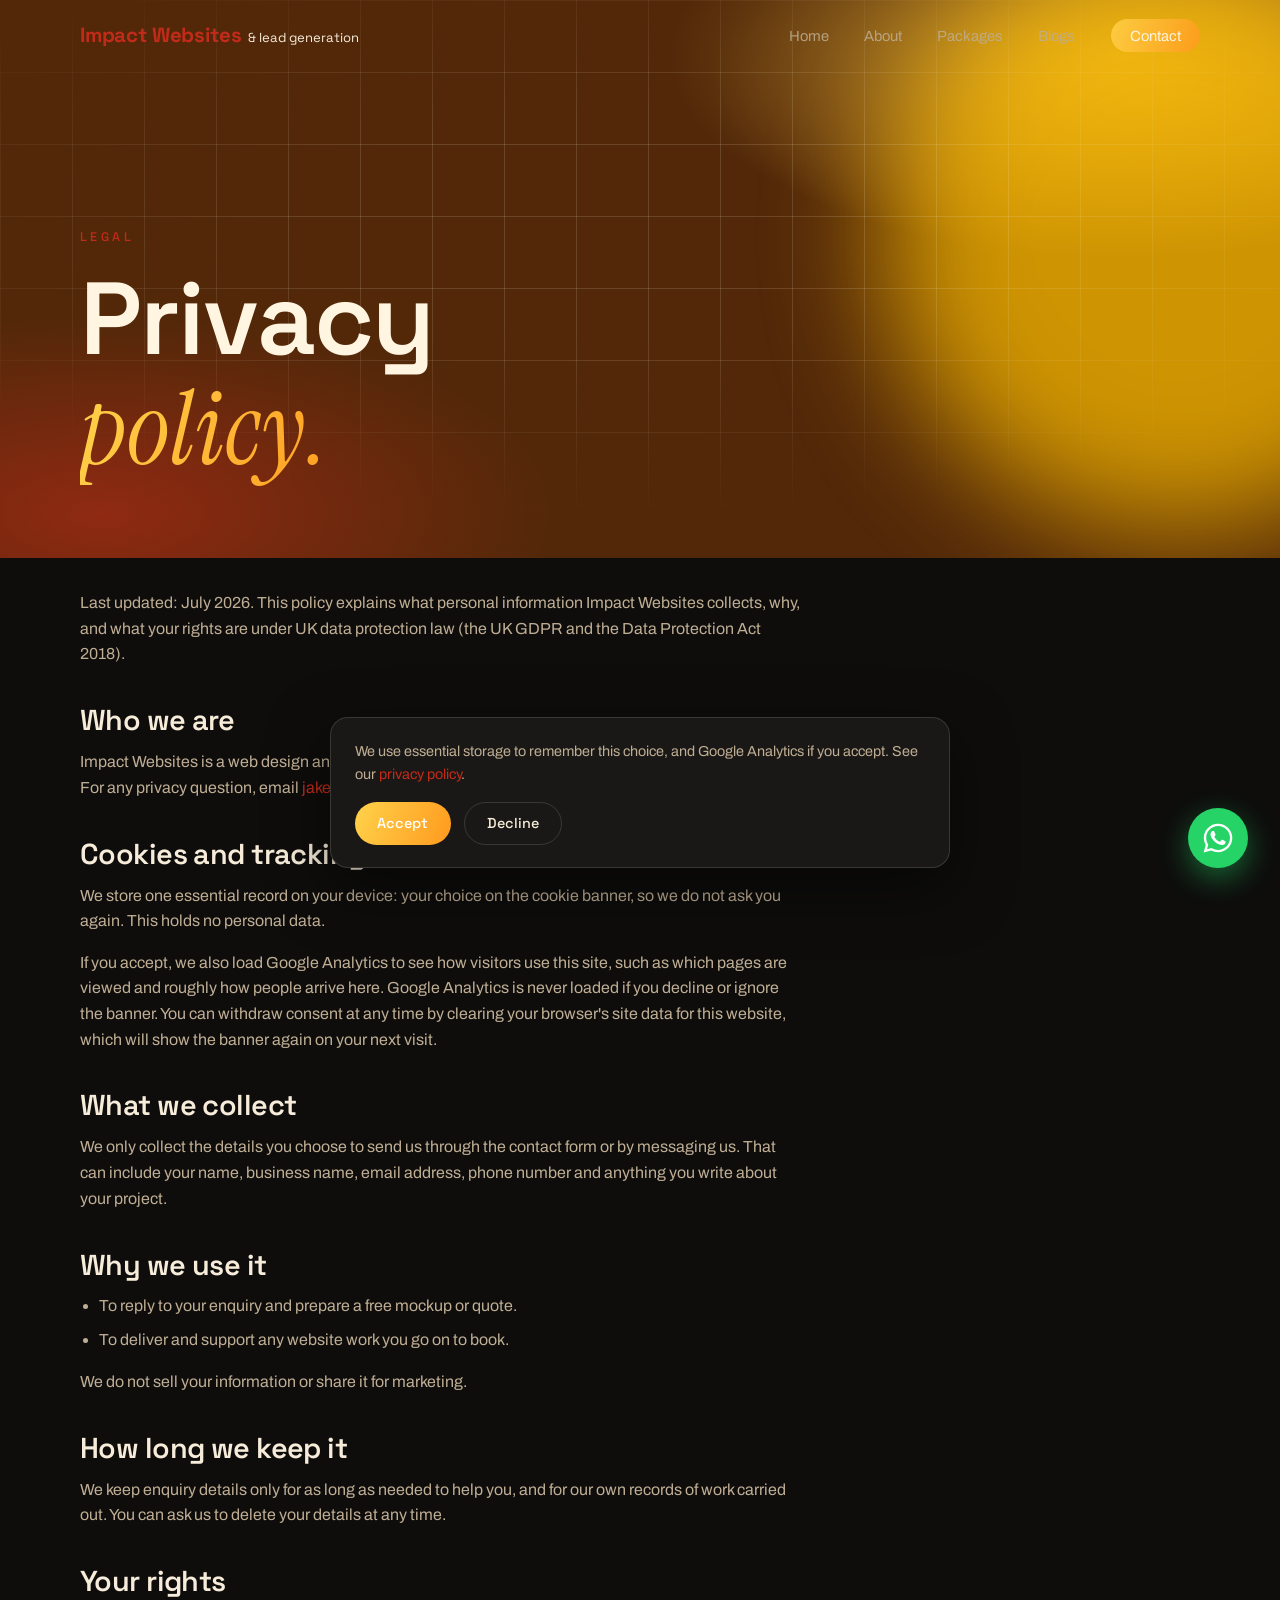
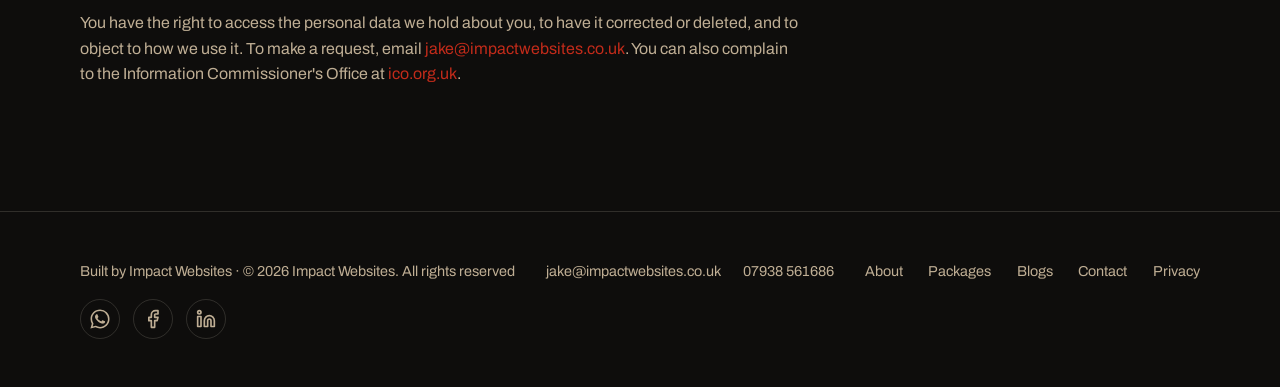
<file: privacy.html>
<!DOCTYPE html>
<html lang="en-GB">
<head>
  <meta charset="UTF-8">
  <meta name="viewport" content="width=device-width, initial-scale=1">
  <title>Privacy Policy | Impact Websites</title>
  <meta name="description" content="How Impact Websites handles your personal data. No tracking or advertising cookies, just the details you send us to reply to your enquiry.">
  <meta name="robots" content="index, follow">
  <link rel="canonical" href="https://www.impactwebsites.co.uk/privacy.html">

  <meta property="og:title" content="Privacy Policy | Impact Websites">
  <meta property="og:description" content="How Impact Websites handles your personal data, in line with UK GDPR.">
  <meta property="og:type" content="website">
  <meta property="og:url" content="https://www.impactwebsites.co.uk/privacy.html">
  <meta property="og:site_name" content="Impact Websites">
  <meta property="og:locale" content="en_GB">
  <meta property="og:image" content="https://www.impactwebsites.co.uk/img/og-image.jpg">
  <meta property="og:image:width" content="1200">
  <meta property="og:image:height" content="630">
  <meta property="og:image:alt" content="Impact Websites: web development, SEO and lead generation">

  <link rel="icon" href="favicon.ico?v=2" sizes="any">
  <link rel="icon" href="img/favicon-32x32.png?v=2" type="image/png" sizes="32x32">
  <link rel="icon" href="img/favicon-16x16.png?v=2" type="image/png" sizes="16x16">
  <link rel="apple-touch-icon" href="img/apple-touch-icon.png?v=2">
  <link rel="manifest" href="site.webmanifest">
  <meta name="theme-color" content="#522809">

  <link rel="preconnect" href="https://fonts.googleapis.com">
  <link rel="preconnect" href="https://fonts.gstatic.com" crossorigin>
  <link href="https://fonts.googleapis.com/css2?family=Archivo:wght@300;400;500&family=Instrument+Serif:ital@1&family=Space+Grotesk:wght@400;500;600;700&display=swap" rel="stylesheet">
  <link rel="stylesheet" href="css/style.css">

  <script type="application/ld+json">
  {
    "@context": "https://schema.org",
    "@type": "ProfessionalService",
    "name": "Impact Websites",
    "url": "https://www.impactwebsites.co.uk/",
    "logo": "https://www.impactwebsites.co.uk/img/favicon-512.png",
    "image": "https://www.impactwebsites.co.uk/img/og-image.jpg",
    "description": "Impact Websites designs and builds fast, modern websites with search engine optimisation and Google Ads lead generation for growing UK businesses.",
    "email": "jake@impactwebsites.co.uk",
    "telephone": "+447938561686",
    "areaServed": "GB",
    "priceRange": "££",
    "founder": { "@type": "Person", "name": "Jake Small" },
    "sameAs": [
      "https://www.facebook.com/share/1FsRioQz7S/?mibextid=wwXIfr",
      "https://www.linkedin.com/in/jakesmall-webdesign",
      "https://wa.me/447938561686"
    ]
  }
  </script>
</head>
<body>

  <header class="nav">
    <div class="wrap">
      <a class="brand" href="index.html"><span class="brand-name">Impact Websites</span> <span class="brand-sub">&amp; lead generation</span></a>
      <button class="nav-toggle" aria-label="Menu" aria-expanded="false">
        <span class="bar"></span><span class="bar"></span><span class="bar"></span>
      </button>
      <ul class="nav-links">
        <li><a href="index.html">Home</a></li>
        <li><a href="about.html">About</a></li>
        <li><a href="packages.html">Packages</a></li>
        <li><a href="blogs.html">Blogs</a></li>
        <li><a class="nav-cta" href="contact.html">Contact</a></li>
      </ul>
    </div>
  </header>

  <main>

    <section class="page-hero">
      <div class="orb orb-a" data-parallax="0.28" style="top:-25%; right:-15%;"></div>
      <div class="grid-lines"></div>
      <div class="wrap hero-inner">
        <p class="eyebrow reveal">Legal</p>
        <h1 data-split>Privacy<br><span class="grad-text serif-accent">policy.</span></h1>
      </div>
    </section>

    <section class="section-pad" style="padding-top:2rem;">
      <div class="wrap">
        <div class="legal reveal">
          <p>Last updated: July 2026. This policy explains what personal information Impact Websites collects, why, and what your rights are under UK data protection law (the UK GDPR and the Data Protection Act 2018).</p>

          <h2>Who we are</h2>
          <p>Impact Websites is a web design and development business run by Jake Small in the United Kingdom. For any privacy question, email <a href="mailto:jake@impactwebsites.co.uk">jake@impactwebsites.co.uk</a>.</p>

          <h2>Cookies and tracking</h2>
          <p>We store one essential record on your device: your choice on the cookie banner, so we do not ask you again. This holds no personal data.</p>
          <p>If you accept, we also load Google Analytics to see how visitors use this site, such as which pages are viewed and roughly how people arrive here. Google Analytics is never loaded if you decline or ignore the banner. You can withdraw consent at any time by clearing your browser's site data for this website, which will show the banner again on your next visit.</p>

          <h2>What we collect</h2>
          <p>We only collect the details you choose to send us through the contact form or by messaging us. That can include your name, business name, email address, phone number and anything you write about your project.</p>

          <h2>Why we use it</h2>
          <ul>
            <li>To reply to your enquiry and prepare a free mockup or quote.</li>
            <li>To deliver and support any website work you go on to book.</li>
          </ul>
          <p>We do not sell your information or share it for marketing.</p>

          <h2>How long we keep it</h2>
          <p>We keep enquiry details only for as long as needed to help you, and for our own records of work carried out. You can ask us to delete your details at any time.</p>

          <h2>Your rights</h2>
          <p>You have the right to access the personal data we hold about you, to have it corrected or deleted, and to object to how we use it. To make a request, email <a href="mailto:jake@impactwebsites.co.uk">jake@impactwebsites.co.uk</a>. You can also complain to the Information Commissioner's Office at <a href="https://ico.org.uk" target="_blank" rel="noopener">ico.org.uk</a>.</p>
        </div>
      </div>
    </section>

  </main>

  <footer>
    <div class="wrap">
      <span>Built by Impact Websites · © 2026 Impact Websites. All rights reserved</span>
      <div class="footer-contact">
        <a href="mailto:jake@impactwebsites.co.uk">jake@impactwebsites.co.uk</a>
        <a href="tel:+447938561686">07938 561686</a>
      </div>
      <nav>
        <a href="about.html">About</a>
        <a href="packages.html">Packages</a>
        <a href="blogs.html">Blogs</a>
        <a href="contact.html">Contact</a>
        <a href="privacy.html">Privacy</a>
      </nav>
    </div>
  </footer>

  <script src="js/main.js"></script>
</body>
</html>
</file>
<file: css/style.css>
/* ============================================================
   Impact Websites global styles
   ============================================================ */

:root {
  --bg: #0e0d0c;              /* peachy beige body (midway) */
  --bg-hero: #522809;         /* deep warm brown hero base */
  --bg-raised: #1a1816;       /* warm off-white peach card surface */
  --ink: #f6ecd9;             /* very dark brown text on body */
  --ink-dim: #bfae94;         /* mid-brown body text */
  --ink-inv: #fff5e0;         /* cream text on dark hero */
  --ink-dim-inv: #f0d29c;     /* peach dim text on dark hero */
  --line: rgba(255, 245, 224, 0.14);
  --line-inv: rgba(255, 245, 224, 0.16);
  --accent: #ffb232;          /* shiny gold */
  --accent-2: #c22b1a;        /* blood orange/red (was teal) */
  --accent-3: #ffc233;        /* warm amber-yellow (not green-yellow) */
  --grad: linear-gradient(110deg, #ffd24a, #ff9a1e, #c22b1a); /* warm yellow → orange → blood red */
  --font-display: "Space Grotesk", sans-serif;
  --font-body: "Archivo", sans-serif;
  --font-serif: "Instrument Serif", Georgia, serif;
  --ease-out: cubic-bezier(0.16, 1, 0.3, 1);
  --nav-h: 72px;
}

@view-transition { navigation: auto; }

* { margin: 0; padding: 0; box-sizing: border-box; }

html { scroll-behavior: smooth; }

body {
  background: var(--bg);
  color: var(--ink);
  font-family: var(--font-body);
  font-size: 16px;
  line-height: 1.6;
  overflow-x: hidden;
  -webkit-font-smoothing: antialiased;
}

/* film grain removed — mix-blend-mode fullscreen was costing ~10ms/frame */

img, svg { display: block; max-width: 100%; }

::selection { background: var(--accent); color: var(--bg-hero); }

/* ---------- warm-metal palette: bright hero / off-white body ---------- */

.pin-wrap,
.hero {
  background: var(--bg-hero);
  color: var(--ink-inv);
}

.pin-wrap .lede,
.hero .lede { color: var(--ink-inv); opacity: 0.92; }
.page-hero .lede { color: var(--ink-inv); opacity: 0.92; }
.banner .lede { color: rgba(255, 245, 232, 0.85); }

.hero .btn-ghost { color: var(--ink-inv); border-color: rgba(255, 245, 224, 0.28); }

.banner {
  background: linear-gradient(180deg, #d64018 0%, #a12313 100%);
  color: #fff5e8;
}
.banner .stat p { color: rgba(255, 245, 232, 0.8); }
.banner .grad-text { background: linear-gradient(110deg, #ffdd66, #ffb232); -webkit-background-clip: text; background-clip: text; }
.banner .outline-text { -webkit-text-stroke: 2px #fff5e8; }

/* nav on hero (dark warm brown): cream text */
.nav .brand,
.nav .brand-sub { color: var(--ink-inv); }
.nav-links a { color: var(--ink-inv); opacity: 0.85; }
.nav-links a:hover { color: var(--accent-3); opacity: 1; }

/* nav on body (peachy beige): dark brown text */
.nav.scrolled { background: rgba(14, 13, 12, 0.94); border-bottom-color: var(--line); }
.nav.scrolled .brand,
.nav.scrolled .brand-sub { color: var(--ink); }
.nav.scrolled .nav-links a { color: var(--ink); opacity: 0.9; }
.nav.scrolled .nav-links a:hover { color: var(--accent-2); opacity: 1; }

.visually-hidden {
  position: absolute;
  width: 1px;
  height: 1px;
  padding: 0;
  margin: -1px;
  overflow: hidden;
  clip: rect(0 0 0 0);
  clip-path: inset(50%);
  white-space: nowrap;
  border: 0;
}

/* ---------- typography ---------- */

h1, h2, h3 {
  font-family: var(--font-display);
  font-weight: 600;
  line-height: 1.08;
  letter-spacing: -0.02em;
}

h1 { font-size: clamp(2.75rem, 8vw, 6.5rem); }
h2 { font-size: clamp(2rem, 5vw, 3.5rem); }
h3 { font-size: clamp(1.15rem, 2vw, 1.4rem); }

.lede {
  color: var(--ink-dim);
  font-size: clamp(1rem, 1.6vw, 1.25rem);
  max-width: 42ch;
}

.lede strong { color: var(--ink); font-weight: 700; }

.prose {
  color: var(--ink-dim);
  font-size: clamp(1rem, 1.4vw, 1.15rem);
  max-width: 62ch;
  margin-top: 1.75rem;
}
.prose p + p { margin-top: 1.1rem; }
.prose strong { color: var(--ink); font-weight: 600; }

/* ---------- blog listing ---------- */

.blog-grid {
  display: grid;
  grid-template-columns: repeat(auto-fit, minmax(320px, 1fr));
  gap: 1.5rem;
}

.blog-card {
  position: relative;
  display: flex;
  flex-direction: column;
  gap: 0.85rem;
  padding: 2rem;
  border-radius: 20px;
  background: var(--bg-raised);
  border: 1px solid var(--line);
  color: var(--ink);
  text-decoration: none;
  transition: transform 0.35s var(--ease-out), border-color 0.35s;
}

.blog-card:not(.is-soon):hover {
  transform: translateY(-6px);
  border-color: var(--accent);
}

.blog-card.is-soon {
  cursor: not-allowed;
  opacity: 0.9;
  pointer-events: none;
}

.blog-tag {
  align-self: flex-start;
  font-family: var(--font-display);
  font-size: 0.7rem;
  font-weight: 600;
  text-transform: uppercase;
  letter-spacing: 0.18em;
  padding: 0.35rem 0.75rem;
  border-radius: 999px;
  background: var(--accent-2);
  color: #fff5e8;
}

.blog-card h2 {
  font-size: clamp(1.3rem, 2.4vw, 1.7rem);
  line-height: 1.2;
  color: var(--ink);
}

.blog-excerpt {
  color: var(--ink-dim);
  font-size: 0.98rem;
  line-height: 1.55;
}

.blog-meta {
  margin-top: auto;
  font-family: var(--font-display);
  font-size: 0.78rem;
  color: var(--ink-dim);
  letter-spacing: 0.08em;
}

/* Why-choose block: on desktop, shift right so the text feels lighter */
.why-choose { max-width: 62ch; }
@media (min-width: 900px) {
  .why-choose { margin-left: auto; text-align: left; }
}

/* ---------- website score checker ---------- */

.score-card {
  margin-top: 2.5rem;
  display: grid;
  grid-template-columns: minmax(260px, 340px) 1fr;
  gap: clamp(1.5rem, 4vw, 3rem);
  align-items: center;
  padding: clamp(1.5rem, 3vw, 2.5rem);
  border-radius: 24px;
  background: var(--bg-raised);
  border: 1px solid var(--line);
}

.score-gauge {
  position: relative;
  display: grid;
  justify-items: center;
  gap: 0.6rem;
}

.gauge-svg {
  width: 100%;
  max-width: 300px;
  height: auto;
  overflow: visible;
}

.gauge-track,
.gauge-fill {
  fill: none;
  stroke-width: 14;
  stroke-linecap: round;
}

.gauge-track { stroke: rgba(24, 11, 4, 0.14); }

.gauge-fill {
  stroke: #8a7460;
  stroke-dasharray: 0 100;
  transition: stroke-dasharray 0.9s cubic-bezier(0.16, 1, 0.3, 1), stroke 0.4s;
}

/* colour bands set by JS via data-band */
.score-gauge[data-band="red"] .gauge-fill { stroke: #c22b1a; }
.score-gauge[data-band="amber"] .gauge-fill { stroke: #ffb232; }
.score-gauge[data-band="green"] .gauge-fill { stroke: #1f9d55; }

.score-value {
  position: absolute;
  top: 52%;
  left: 50%;
  transform: translate(-50%, -50%);
  text-align: center;
  font-family: var(--font-display);
  line-height: 1;
}
.score-num {
  font-size: clamp(2.6rem, 5vw, 3.4rem);
  font-weight: 700;
  color: var(--ink);
  font-variant-numeric: tabular-nums;
}
.score-max { font-size: 0.9rem; color: var(--ink-dim); margin-left: 0.15rem; }

.score-label {
  grid-column: 1 / -1;
  text-align: center;
  color: var(--ink-dim);
  font-size: 0.9rem;
}

.score-form {
  display: grid;
  gap: 1rem;
}

.score-field {
  display: grid;
  gap: 0.35rem;
}
.score-field > span {
  font-family: var(--font-display);
  font-size: 0.78rem;
  text-transform: uppercase;
  letter-spacing: 0.18em;
  color: var(--ink-dim);
}
.score-field input {
  padding: 0.85rem 1rem;
  border-radius: 12px;
  border: 1px solid var(--line);
  background: rgba(255, 255, 255, 0.06);
  font: inherit;
  color: var(--ink);
  transition: border-color 0.2s, background 0.2s;
}
.score-field input:focus {
  outline: none;
  border-color: var(--accent-2);
  background: rgba(255, 255, 255, 0.1);
}

.score-submit { justify-self: start; }

.score-note {
  font-size: 0.8rem;
  color: var(--ink-dim);
}

.score-card.is-sent .score-form { display: none; }
.score-sent-msg {
  display: none;
  padding: 1.2rem 1rem;
  text-align: center;
  border: 1px dashed var(--line);
  border-radius: 12px;
  color: var(--ink);
}
.score-card.is-sent .score-sent-msg { display: block; }

@media (max-width: 720px) {
  .score-card { grid-template-columns: 1fr; }
  .score-submit { justify-self: stretch; }
}

/* shimmering gradient text, focal */
.grad-text {
  background: var(--grad);
  background-size: 220% 220%;
  -webkit-background-clip: text;
  background-clip: text;
  color: transparent;
  animation: grad-shift 7s ease-in-out infinite;
}

@keyframes grad-shift {
  0%, 100% { background-position: 0% 50%; }
  50% { background-position: 100% 50%; }
}

.serif-accent {
  font-family: var(--font-serif);
  font-style: italic;
  font-weight: 400;
  letter-spacing: 0.01em;
}

.outline-text {
  color: transparent;
  -webkit-text-stroke: 2px var(--ink);
}

.eyebrow {
  font-family: var(--font-display);
  font-size: 0.78rem;
  font-weight: 500;
  text-transform: uppercase;
  letter-spacing: 0.28em;
  color: var(--accent-2);
  margin-bottom: 1rem;
}

/* ---------- layout ---------- */

.wrap {
  width: min(1120px, 92vw);
  margin-inline: auto;
}

section { position: relative; }

.section-pad { padding: clamp(5rem, 12vh, 9rem) 0; }

/* giant outlined background words */
.has-ghost { overflow: hidden; }
.has-ghost > .wrap { position: relative; z-index: 1; }

.ghost {
  position: absolute;
  top: 6%;
  right: -2%;
  font-family: var(--font-display);
  font-weight: 700;
  font-size: clamp(5rem, 17vw, 15rem);
  line-height: 1;
  letter-spacing: -0.03em;
  color: transparent;
  -webkit-text-stroke: 1.5px rgba(255, 245, 224, 0.12);
  white-space: nowrap;
  pointer-events: none;
  user-select: none;
  z-index: 0;
}

/* ---------- scroll progress ---------- */

.progress {
  position: fixed;
  top: 0;
  left: 0;
  right: 0;
  height: 2px;
  background: var(--grad);
  transform: scaleX(0);
  transform-origin: 0 50%;
  z-index: 1200;
  pointer-events: none;
}

/* ---------- nav ---------- */

.nav {
  position: fixed;
  inset: 0 0 auto 0;
  height: var(--nav-h);
  display: flex;
  align-items: center;
  z-index: 100;
  background: transparent;
  -webkit-backdrop-filter: blur(0);
  backdrop-filter: blur(0);
  border-bottom: 1px solid transparent;
  transition: background 0.45s var(--ease-out), backdrop-filter 0.45s var(--ease-out), border-color 0.45s var(--ease-out);
}

.nav.scrolled {
  background: #0e0d0c;
  border-bottom-color: var(--line);
}

.nav .wrap {
  display: flex;
  align-items: center;
  justify-content: space-between;
}

.brand {
  font-family: var(--font-display);
  font-weight: 600;
  font-size: 1.05rem;
  color: var(--ink);
  text-decoration: none;
  letter-spacing: -0.01em;
  display: inline-flex;
  align-items: baseline;
  gap: 0.4rem;
}

.brand .brand-name { color: var(--accent-2); font-weight: 700; font-size: 1.28rem; }
.brand .brand-sub {
  color: var(--ink);
  font-weight: 400;
  font-size: 0.82rem;
  letter-spacing: 0;
}

@media (max-width: 520px) {
  .brand .brand-sub { display: none; }
}

.nav-links {
  display: flex;
  gap: 2.2rem;
  list-style: none;
}

.nav-links a {
  position: relative;
  color: var(--ink-dim);
  text-decoration: none;
  font-size: 0.92rem;
  padding: 0.5rem 0;
  transition: color 0.25s;
}

.nav-links a::after {
  content: "";
  position: absolute;
  left: 0; bottom: 0;
  width: 100%;
  height: 2px;
  background: var(--grad);
  transform: scaleX(0);
  transform-origin: left;
  transition: transform 0.35s var(--ease-out);
}

.nav-links a:hover { color: var(--ink); }
.nav-links a:hover::after,
.nav-links a[aria-current="page"]::after { transform: scaleX(1); }
.nav-links a[aria-current="page"] { color: var(--ink); }

/* contact call-to-action styled as a coloured pill */
.nav-links a.nav-cta {
  color: #fff;
  background: var(--grad);
  background-size: 200% 200%;
  padding: 0.55rem 1.2rem;
  border-radius: 999px;
  animation: grad-shift 8s ease-in-out infinite;
  transition: transform 0.25s var(--ease-out), box-shadow 0.25s;
}

.nav-links a.nav-cta::after { display: none; }
.nav-links a.nav-cta:hover { box-shadow: 0 8px 24px rgba(245, 178, 107, 0.45); }
.nav-links a.nav-cta[aria-current="page"] { color: #fff; }

.nav-toggle {
  display: none;
  background: none;
  border: 0;
  cursor: pointer;
  padding: 10px;
  z-index: 110;
}

.nav-toggle .bar {
  display: block;
  width: 24px;
  height: 2px;
  background: var(--ink);
  margin: 5px 0;
  transition: transform 0.3s var(--ease-out), opacity 0.2s;
}

/* ---------- buttons ---------- */

.btn {
  display: inline-flex;
  align-items: center;
  gap: 0.6rem;
  font-family: var(--font-display);
  font-weight: 500;
  font-size: 0.95rem;
  text-decoration: none;
  padding: 0.9rem 1.8rem;
  border-radius: 999px;
  cursor: pointer;
  transition: transform 0.25s var(--ease-out), box-shadow 0.25s, background 0.25s, color 0.25s, border-color 0.25s;
  min-height: 44px;
}

.btn:active { transform: scale(0.97); }

.btn-primary {
  background: var(--grad);
  background-size: 200% 200%;
  color: #fff;
  border: 0;
  animation: grad-shift 8s ease-in-out infinite;
}

.btn-primary:hover {
  box-shadow: 0 12px 36px rgba(245, 178, 107, 0.45);
}

/* pulsing halo, focal attention, one per page */
.btn-pulse { animation: grad-shift 8s ease-in-out infinite, halo 2.8s ease-out infinite; }

@keyframes halo {
  0% { box-shadow: 0 0 0 0 rgba(245, 178, 107, 0.5); }
  70% { box-shadow: 0 0 0 16px rgba(245, 178, 107, 0); }
  100% { box-shadow: 0 0 0 0 rgba(245, 178, 107, 0); }
}

.btn-ghost {
  color: var(--ink);
  border: 1px solid var(--line);
  background: transparent;
}

.btn-ghost:hover {
  border-color: var(--accent-2);
}

.btn svg { transition: transform 0.25s var(--ease-out); }
.btn:hover svg { transform: translateX(4px); }

/* ---------- hero ---------- */

.hero {
  min-height: 100dvh;
  display: flex;
  align-items: center;
  overflow: hidden;
}

.hero-inner { position: relative; z-index: 3; }

.hero-cta {
  display: flex;
  gap: 1rem;
  flex-wrap: wrap;
  margin-top: 2.5rem;
}

.hero .lede { margin-top: 1.5rem; }

/* floating gradient orbs, parallax layers */

.orb {
  position: absolute;
  border-radius: 50%;
  filter: blur(60px);
  opacity: 0.72;
  pointer-events: none;
  z-index: 1;
}

/* top-right: normal warm yellow → orange, cycles over time */
.orb-a {
  width: 46vw; height: 46vw;
  min-width: 340px; min-height: 340px;
  background: #ffbf00;
  top: -12%; right: -10%;
  animation: orb-a-shift 14s ease-in-out infinite alternate;
}
@keyframes orb-a-shift {
  0%   { background: #ffbf00; }
  50%  { background: #ff9a1e; }
  100% { background: #ff7a1a; }
}

/* bottom-left: blood orange/red, stays put */
.orb-b {
  width: 32vw; height: 32vw;
  min-width: 260px; min-height: 260px;
  background: #c22b1a;
  bottom: -10%; left: -10%;
  opacity: 0.8;
}

.orb-c {
  width: 18vw; height: 18vw;
  min-width: 160px; min-height: 160px;
  background: #ffb232;
  top: 30%; left: 34%;
  opacity: 0.35;
  animation-duration: 9s;
}

/* faint grid overlay */

.grid-lines {
  position: absolute;
  inset: 0;
  z-index: 2;
  pointer-events: none;
  background-image:
    linear-gradient(var(--line) 1px, transparent 1px),
    linear-gradient(90deg, var(--line) 1px, transparent 1px);
  background-size: 72px 72px;
  -webkit-mask-image: radial-gradient(ellipse 90% 70% at 50% 40%, black 30%, transparent 75%);
  mask-image: radial-gradient(ellipse 90% 70% at 50% 40%, black 30%, transparent 75%);
}

.scroll-hint {
  position: absolute;
  left: 50%;
  bottom: 2.2rem;
  transform: translateX(-50%);
  z-index: 3;
  color: var(--ink-dim);
  animation: bob 2.4s ease-in-out infinite;
}

@keyframes bob {
  0%, 100% { transform: translate(-50%, 0); }
  50% { transform: translate(-50%, 10px); }
}

/* ---------- reveal-on-scroll ---------- */

.reveal {
  opacity: 0;
  transform: translateY(36px);
  transition: opacity 0.8s var(--ease-out), transform 0.8s var(--ease-out);
  transition-delay: var(--d, 0s);
}

.reveal.in {
  opacity: 1;
  transform: none;
}

/* ---------- split-text headline animation ---------- */

[data-split] .w {
  display: inline-block;
  overflow: hidden;
  vertical-align: bottom;
  padding: 0.12em 0.03em;
  margin: -0.12em -0.03em;
}

[data-split] .c {
  display: inline-block;
  transform: translateY(120%) rotate(4deg);
  transform-origin: 0 100%;
  transition: transform 1s var(--ease-out);
  transition-delay: calc(var(--i, 0) * 30ms);
  will-change: transform;
}

[data-split].split-in .c { transform: none; }

/* ---------- cards ---------- */

.card-grid {
  display: grid;
  grid-template-columns: repeat(auto-fit, minmax(280px, 1fr));
  gap: 1.5rem;
  margin-top: 3rem;
}

.card {
  background: var(--bg-raised);
  border: 1px solid var(--line);
  border-radius: 20px;
  padding: 2rem;
  transition: transform 0.35s var(--ease-out), border-color 0.35s;
}

.card:hover {
  transform: translateY(-6px);
  border-color: rgba(245, 178, 107, 0.55);
}

.card .icon {
  width: 44px; height: 44px;
  display: grid;
  place-items: center;
  border-radius: 12px;
  background: rgba(245, 178, 107, 0.16);
  color: var(--accent-2);
  margin-bottom: 1.3rem;
  transition: transform 0.35s var(--ease-out), background 0.35s;
}

.card:hover .icon {
  transform: rotate(-8deg) scale(1.12);
  background: rgba(236, 91, 91, 0.18);
}

.card p { color: var(--ink-dim); font-size: 0.95rem; margin-top: 0.5rem; }

/* ---------- parallax banner strips ---------- */

.banner {
  overflow: hidden;
  padding: clamp(6rem, 16vh, 11rem) 0;
  border-top: 1px solid var(--line);
  border-bottom: 1px solid var(--line);
  position: relative;
}

.banner .depth {
  position: absolute;
  inset: -30% 0;
  z-index: 0;
  background:
    radial-gradient(ellipse 60% 55% at 18% 50%, rgba(255, 153, 102, 0.42), transparent 65%),
    radial-gradient(ellipse 50% 45% at 55% 40%, rgba(255, 95, 158, 0.28), transparent 65%),
    radial-gradient(ellipse 55% 50% at 85% 55%, rgba(255, 209, 140, 0.3), transparent 65%);
}

.banner .wrap { position: relative; z-index: 1; }

/* marquee */

.marquee {
  overflow: hidden;
  padding: 1.2rem 0;
  border-top: 1px solid var(--line);
  border-bottom: 1px solid var(--line);
  white-space: nowrap;
}

.marquee-track {
  display: inline-flex;
  gap: 3rem;
  animation: slide 26s linear infinite;
  font-family: var(--font-display);
  font-size: clamp(1rem, 2vw, 1.3rem);
  text-transform: uppercase;
  letter-spacing: 0.14em;
  color: var(--ink-dim);
  padding: 0.4rem 0;
}

.marquee-track.reverse {
  animation-direction: reverse;
  color: transparent;
  -webkit-text-stroke: 1px rgba(255, 255, 255, 0.22);
}

.marquee-track span { display: inline-flex; align-items: center; gap: 3rem; }
.marquee-track .dot { color: var(--accent-2); font-style: normal; -webkit-text-stroke: 0; }

@keyframes slide {
  from { transform: translateX(0); }
  to { transform: translateX(-50%); }
}

/* ---------- page hero (sub-pages) ---------- */

.page-hero {
  position: relative;
  min-height: 62dvh;
  display: flex;
  align-items: flex-end;
  padding-bottom: clamp(3rem, 8vh, 5rem);
  overflow: hidden;
  color: var(--ink-inv);
  background: var(--bg-hero);
}

/* golden-hour lights: bright yellow-gold top-right, blood orange bottom-left */
.page-hero::before {
  content: "";
  position: absolute;
  inset: 0;
  z-index: 0;
  background:
    radial-gradient(ellipse 55% 55% at 88% 10%, rgba(255, 216, 74, 0.55), transparent 65%),
    radial-gradient(ellipse 50% 50% at 88% 15%, rgba(255, 178, 50, 0.35), transparent 65%),
    radial-gradient(ellipse 55% 55% at 8% 92%, rgba(194, 43, 26, 0.55), transparent 65%);
  pointer-events: none;
}

.page-hero .hero-inner { position: relative; z-index: 1; padding-top: calc(var(--nav-h) + 3rem); }

/* ---------- gallery ---------- */

.gallery-grid {
  display: grid;
  grid-template-columns: repeat(auto-fit, minmax(300px, 1fr));
  gap: 1.5rem;
}

.tile {
  position: relative;
  border-radius: 20px;
  overflow: hidden;
  aspect-ratio: 4 / 3;
  border: 1px solid var(--line);
  cursor: pointer;
  color: var(--ink);
  text-decoration: none;
}

.tile .tile-bg {
  position: absolute;
  inset: -12%;
  background-size: cover;
  background-position: 50% 40%;
  transition: transform 0.7s var(--ease-out);
}

.tile:hover .tile-bg { transform: scale(1.07); }

.tile .tile-label {
  position: absolute;
  inset: auto 0 0 0;
  z-index: 3;
  padding: 1.4rem;
  background: linear-gradient(transparent, rgba(5, 5, 12, 0.85));
  transform: translateY(8px);
  opacity: 0.9;
  transition: transform 0.4s var(--ease-out), opacity 0.4s;
}

.tile:hover .tile-label { transform: none; opacity: 1; }

.tile .tile-label small {
  color: var(--accent-2);
  font-family: var(--font-display);
  text-transform: uppercase;
  letter-spacing: 0.18em;
  font-size: 0.7rem;
}

.tile .tile-label h3 { margin-top: 0.2rem; }

/* placeholder gradient for the gallery tile */
.g5 { background: linear-gradient(135deg, #c9422e, #f5c164); }

/* ---------- packages ---------- */

.price-grid {
  display: grid;
  grid-template-columns: repeat(auto-fit, minmax(280px, 1fr));
  gap: 1.5rem;
  align-items: stretch;
}

.price-card {
  position: relative;
  display: flex;
  flex-direction: column;
  background: var(--bg-raised);
  border: 1px solid var(--line);
  border-radius: 24px;
  padding: 2.4rem 2rem;
  transition: transform 0.35s var(--ease-out), border-color 0.35s, box-shadow 0.35s;
}

.price-card:hover { transform: translateY(-8px); }

.price-card.featured {
  border-color: rgba(245, 178, 107, 0.6);
  background:
    linear-gradient(var(--bg-raised), var(--bg-raised)) padding-box,
    var(--grad) border-box;
  border: 1px solid transparent;
  box-shadow: 0 24px 60px rgba(245, 178, 107, 0.22);
}

/* small tab pinned to the top edge of the card */
.price-badge {
  position: absolute;
  top: 0;
  left: 50%;
  z-index: 3;
  transform: translate(-50%, -50%);
  font-family: var(--font-display);
  font-size: 0.68rem;
  font-weight: 500;
  text-transform: uppercase;
  letter-spacing: 0.14em;
  padding: 0.35rem 0.9rem;
  border-radius: 999px;
  white-space: nowrap;
}

.price-badge.popular { background: var(--accent); color: #1c1108; }
.price-badge.growth { background: var(--accent-2); color: #1c1108; }

.price-card .tier {
  font-family: var(--font-display);
  font-weight: 700;
  font-size: 1.75rem;
  letter-spacing: -0.01em;
  line-height: 1.1;
  color: var(--ink);
  /* faux extra weight since the display font tops out at 700 */
  -webkit-text-stroke: 0.5px var(--ink);
}

.price-card ul {
  list-style: none;
  margin: 1.4rem 0 1.8rem;
  flex: 1;
}

.price-card li {
  display: flex;
  align-items: center;
  gap: 0.7rem;
  padding: 0.45rem 0;
  color: var(--ink-dim);
  font-size: 0.95rem;
}

.price-card li svg { color: var(--accent-2); flex-shrink: 0; }

/* dual pricing pinned to the bottom */
.price-foot {
  border-top: 1px solid var(--line);
  padding-top: 1.2rem;
  margin-bottom: 1.6rem;
}

.price-row {
  display: flex;
  align-items: baseline;
  justify-content: space-between;
  gap: 1rem;
  padding: 0.3rem 0;
}

.price-row .price-label {
  font-size: 0.85rem;
  color: var(--ink-dim);
}

.price-row .price {
  font-family: var(--font-display);
  font-size: 1.7rem;
  font-weight: 600;
  font-variant-numeric: tabular-nums;
}

.price-row .price small { font-size: 0.85rem; color: var(--ink-dim); font-weight: 400; }

.price-note {
  margin-top: 0.6rem;
  font-size: 0.78rem;
  color: var(--ink-dim);
}

/* ---------- contact ---------- */

.contact-layout {
  display: grid;
  grid-template-columns: 1fr 1.2fr;
  gap: clamp(2rem, 6vw, 5rem);
  align-items: start;
}

.field { margin-bottom: 1.4rem; }

.field label {
  display: block;
  font-family: var(--font-display);
  font-size: 0.85rem;
  margin-bottom: 0.5rem;
  color: var(--ink-dim);
}

.field input,
.field textarea {
  width: 100%;
  background: var(--bg);
  border: 1px solid var(--line);
  border-radius: 12px;
  padding: 0.9rem 1.1rem;
  color: var(--ink);
  font-family: var(--font-body);
  font-size: 1rem;
  transition: border-color 0.25s, box-shadow 0.25s;
  min-height: 44px;
}

.field textarea { resize: vertical; min-height: 130px; }

.field input:focus,
.field textarea:focus {
  outline: none;
  border-color: var(--accent);
  box-shadow: 0 0 0 3px rgba(245, 178, 107, 0.25);
}

.contact-line {
  display: flex;
  align-items: center;
  gap: 0.9rem;
  padding: 1rem 0;
  border-bottom: 1px solid var(--line);
  color: var(--ink-dim);
}

.contact-line svg { color: var(--accent-2); }
.contact-line a { color: var(--ink); text-decoration: none; transition: color 0.25s; }
.contact-line a:hover { color: var(--accent-2); }


/* ---------- about intro ---------- */

.about-intro {
  display: grid;
  grid-template-columns: 1fr 1fr;
  gap: clamp(1.5rem, 3vw, 2.5rem) clamp(2rem, 5vw, 4rem);
}

.about-intro .lede { max-width: none; }

.about-intro .about-lead {
  grid-column: 1 / -1;
  max-width: 62ch;
  font-size: clamp(1.35rem, 2.6vw, 1.9rem);
  line-height: 1.4;
  color: var(--ink);
}

@media (max-width: 820px) {
  .about-intro { grid-template-columns: 1fr; }
}

/* ---------- stats ---------- */

.stats {
  display: grid;
  grid-template-columns: repeat(auto-fit, minmax(160px, 1fr));
  gap: 1.5rem;
  margin-top: 3rem;
}

.stat .num {
  font-family: var(--font-display);
  font-size: clamp(2.2rem, 5vw, 3.4rem);
  font-weight: 600;
  font-variant-numeric: tabular-nums;
}

.stat p { color: var(--ink-dim); font-size: 0.9rem; }

/* ---------- reasons list (numbered rows, distinct from the icon-card grid) ---------- */

.reasons {
  display: flex;
  flex-direction: column;
  margin-top: 3rem;
  border-top: 1px solid var(--line);
}

.reason {
  display: grid;
  grid-template-columns: auto 1fr;
  gap: clamp(1.2rem, 4vw, 2.5rem);
  align-items: start;
  padding: clamp(1.6rem, 4vw, 2.4rem) 0;
  border-bottom: 1px solid var(--line);
  transition: padding-left 0.35s var(--ease-out);
}

.reason:hover { padding-left: 0.6rem; }

.reason-num {
  font-family: var(--font-display);
  font-weight: 700;
  font-size: clamp(2.4rem, 5vw, 3.4rem);
  line-height: 1;
  background: var(--grad);
  -webkit-background-clip: text;
  background-clip: text;
  color: transparent;
  opacity: 0.85;
}

.reason h3 { margin-bottom: 0.5rem; }
.reason p { color: var(--ink-dim); max-width: 58ch; }

@media (max-width: 620px) {
  .reason { grid-template-columns: 1fr; gap: 0.5rem; }
  .reason-num { font-size: 2rem; }
}

/* ---------- before / after compare slider ---------- */

.compare { position: relative; margin-top: 3rem; }

.compare-frame {
  position: relative;
  aspect-ratio: 16 / 10;
  border-radius: 24px;
  overflow: hidden;
  border: 1px solid var(--line);
  box-shadow: 0 24px 60px rgba(0, 0, 0, 0.35);
  touch-action: none;
  cursor: ew-resize;
}

.compare-img {
  position: absolute;
  inset: 0;
  width: 100%;
  height: 100%;
  overflow: hidden;
  user-select: none;
}

/* real before / after screenshots used by the compare slider */

.compare-photo {
  display: block;
  width: 100%;
  height: 100%;
  object-fit: cover;
  object-position: top center;
  -webkit-user-drag: none;
  user-select: none;
}

/* "before" layer sits on top, clipped left-to-right by the handle position */
.compare-before {
  clip-path: inset(0 calc(100% - var(--pos, 50%)) 0 0);
}

.compare-handle {
  position: absolute;
  top: 0;
  bottom: 0;
  left: var(--pos, 50%);
  width: 3px;
  background: rgba(255, 255, 255, 0.85);
  transform: translateX(-50%);
  pointer-events: none;
  z-index: 2;
  box-shadow: 0 0 16px rgba(0, 0, 0, 0.45);
}

.compare-grip {
  position: absolute;
  top: 50%;
  left: 50%;
  transform: translate(-50%, -50%);
  width: 48px;
  height: 48px;
  border-radius: 50%;
  display: grid;
  place-items: center;
  background: var(--grad);
  color: #fff;
  box-shadow: 0 8px 24px rgba(0, 0, 0, 0.45);
}

.compare-tag {
  position: absolute;
  top: 1rem;
  z-index: 2;
  font-family: var(--font-display);
  font-size: 0.72rem;
  font-weight: 500;
  text-transform: uppercase;
  letter-spacing: 0.14em;
  padding: 0.4rem 0.9rem;
  border-radius: 999px;
  background: rgba(82, 40, 9, 0.65);
  -webkit-backdrop-filter: blur(6px);
  backdrop-filter: blur(6px);
  border: 1px solid var(--line);
  color: var(--ink);
  pointer-events: none;
}

.compare-tag-before { left: 1rem; }
.compare-tag-after { right: 1rem; }

.compare-range {
  position: absolute;
  inset: 0;
  width: 100%;
  height: 100%;
  margin: 0;
  z-index: 3;
  -webkit-appearance: none;
  appearance: none;
  background: transparent;
  cursor: ew-resize;
  touch-action: none;
  /* the frame (not this native input) owns all pointer/touch dragging now;
     leaving this interactive caused the native slider's own touch-gesture
     handling to intercept and break dragging after the first use on real
     devices. Keyboard focus + arrow keys still work since that's unaffected
     by pointer-events. */
  pointer-events: none;
}

.compare-range::-webkit-slider-runnable-track { background: transparent; -webkit-appearance: none; }
.compare-range::-webkit-slider-thumb { -webkit-appearance: none; width: 1px; height: 1px; background: transparent; }
.compare-range::-moz-range-track { background: transparent; }
.compare-range::-moz-range-thumb { width: 1px; height: 1px; background: transparent; border: none; }

.compare-range:focus-visible {
  outline: 2px solid var(--accent-2);
  outline-offset: 4px;
  border-radius: 24px;
}

.compare-hint {
  text-align: center;
  margin-top: 1rem;
  color: var(--ink-dim);
  font-size: 0.85rem;
}

/* ---------- footer ---------- */

footer {
  border-top: 1px solid var(--line);
  padding: 3rem 0;
}

footer .wrap {
  display: flex;
  align-items: center;
  justify-content: space-between;
  gap: 1rem;
  flex-wrap: wrap;
  color: var(--ink-dim);
  font-size: 0.9rem;
}

footer nav { display: flex; gap: 1.6rem; }

footer nav a {
  color: var(--ink-dim);
  text-decoration: none;
  transition: color 0.25s;
}

footer nav a:hover { color: var(--ink); }

footer .footer-contact { display: flex; gap: 1.4rem; flex-wrap: wrap; }

footer .footer-contact a {
  color: var(--ink-dim);
  text-decoration: none;
  transition: color 0.25s;
}

footer .footer-contact a:hover { color: var(--ink); }

/* social icon links (footer + contact) */
.socials { display: flex; gap: 0.8rem; align-items: center; }

.social {
  display: grid;
  place-items: center;
  width: 40px;
  height: 40px;
  border-radius: 50%;
  border: 1px solid var(--line);
  color: var(--ink-dim);
  transition: color 0.25s, border-color 0.25s, transform 0.25s var(--ease-out), background 0.25s;
}

.social:hover {
  color: #fff;
  border-color: transparent;
  background: var(--grad);
  transform: translateY(-3px);
}

/* ---------- floating WhatsApp button ---------- */

.wa-float {
  position: fixed;
  right: clamp(1rem, 3vw, 2rem);
  bottom: clamp(1rem, 3vw, 2rem);
  z-index: 900;
  display: grid;
  place-items: center;
  width: 60px;
  height: 60px;
  border-radius: 50%;
  background: #25d366;
  color: #fff;
  box-shadow: 0 10px 30px rgba(37, 211, 102, 0.45);
  transition: transform 0.25s var(--ease-out), box-shadow 0.25s;
  animation: wa-pop 0.5s var(--ease-out) 0.6s both;
}

.wa-float:hover { transform: scale(1.08); box-shadow: 0 14px 38px rgba(37, 211, 102, 0.6); }
.wa-float:active { transform: scale(0.96); }

@keyframes wa-pop {
  from { transform: scale(0); opacity: 0; }
  to { transform: scale(1); opacity: 1; }
}

/* ---------- cookie banner ---------- */

.cookie {
  position: fixed;
  left: clamp(1rem, 3vw, 2rem);
  right: clamp(1rem, 3vw, 2rem);
  bottom: clamp(1rem, 3vw, 2rem);
  z-index: 1100;
  max-width: 620px;
  margin-inline: auto;
  background: var(--bg-raised);
  border: 1px solid var(--line);
  border-radius: 18px;
  padding: 1.4rem 1.5rem;
  box-shadow: 0 20px 60px rgba(0, 0, 0, 0.5);
  transform: translateY(140%);
  transition: transform 0.5s var(--ease-out);
}

.cookie.show { transform: none; }

.cookie p { color: var(--ink-dim); font-size: 0.9rem; margin-bottom: 1rem; }
.cookie a { color: var(--accent-2); text-decoration: none; }
.cookie a:hover { text-decoration: underline; }

.cookie-actions { display: flex; gap: 0.8rem; flex-wrap: wrap; }

.cookie-actions .btn { padding: 0.7rem 1.4rem; font-size: 0.9rem; min-height: 0; }

/* ---------- legal / privacy page ---------- */

.legal { max-width: 720px; }
.legal h2 { font-size: clamp(1.4rem, 3vw, 1.8rem); margin: 2.4rem 0 0.8rem; }
.legal p { color: var(--ink-dim); margin-bottom: 1rem; }
.legal ul { color: var(--ink-dim); margin: 0 0 1rem 1.2rem; }
.legal li { margin-bottom: 0.5rem; }
.legal a { color: var(--accent-2); text-decoration: none; }
.legal a:hover { text-decoration: underline; }

/* ---------- contact form two-column grid ---------- */

.form-grid { display: grid; grid-template-columns: 1fr 1fr; gap: 0 1.2rem; }

@media (max-width: 600px) {
  .form-grid { grid-template-columns: 1fr; }
}

/* ---------- spotlight glow cards (pointer-tracked) ---------- */

.glow {
  position: relative;
  /* hue drifts within warm gold→orange range (20–50) */
  --hue: calc(20 + var(--xp, 0.5) * 30);
  background-image: radial-gradient(
    320px 320px at calc(var(--lx, -400) * 1px) calc(var(--ly, -400) * 1px),
    hsl(var(--hue) 90% 60% / 0.14),
    transparent 70%
  );
}

.glow::before {
  content: "";
  position: absolute;
  inset: 0;
  border-radius: inherit;
  padding: 1px;
  background: radial-gradient(
    200px 200px at calc(var(--lx, -400) * 1px) calc(var(--ly, -400) * 1px),
    hsl(var(--hue) 95% 55% / 0.9),
    transparent 100%
  );
  -webkit-mask: linear-gradient(#fff 0 0) content-box, linear-gradient(#fff 0 0);
  mask: linear-gradient(#fff 0 0) content-box, linear-gradient(#fff 0 0);
  -webkit-mask-composite: xor;
  mask-composite: exclude;
  pointer-events: none;
  z-index: 2;
}

@media (pointer: coarse) {
  .glow { background-image: none; }
  .glow::before { display: none; }
}

/* ---------- pinned laptop scroll scene ---------- */

.pin-wrap {
  position: relative;
  height: 220dvh;
}

.pin-wrap .hero {
  position: sticky;
  top: 0;
  height: 100dvh;
  min-height: 0;
  padding-top: calc(var(--nav-h) + 1.5rem);
  padding-bottom: 4.5rem;
}

/* ---------- hero stage: centered poster layout ---------- */

.stage-inner {
  position: relative;
  z-index: 3;
  display: flex;
  flex-direction: column;
  align-items: center;
  text-align: center;
}

/* gigantic wordmark with stroked echo layers */
.mega-wrap {
  position: relative;
  font-family: var(--font-display);
  font-size: clamp(4.5rem, min(16.5vw, 20vh), 14.5rem);
  line-height: 0.95;
  font-weight: 700;
  letter-spacing: -0.03em;
  transform: translateY(calc(var(--p, 0) * 4vh)) scale(calc(1 - var(--p, 0) * 0.06));
  will-change: transform;
}

.mega {
  display: block;
  position: relative;
  z-index: 1;
  font-size: inherit;
  line-height: inherit;
  letter-spacing: inherit;
  font-weight: inherit;
  background: var(--grad);
  background-size: 220% 220%;
  -webkit-background-clip: text;
  background-clip: text;
  color: transparent;
  animation: grad-shift 7s ease-in-out infinite, mega-in 1.1s var(--ease-out) 0.1s both;
}

@keyframes mega-in {
  from { clip-path: inset(0 0 100% 0); opacity: 0; }
  to { clip-path: inset(-12% 0 -12% 0); opacity: 1; }
}

/* outline echoes drift gently against the mouse for depth */
.mega-echo {
  position: absolute;
  inset: 0;
  z-index: 0;
  color: transparent;
  -webkit-text-stroke: 1.5px rgba(255, 245, 224, 0.14);
  transform: translate(calc(var(--mx, 0) * -10px - 4px), calc(var(--my, 0) * -7px - 3px));
  transition: transform 0.6s var(--ease-out);
  pointer-events: none;
  user-select: none;
}

.mega-echo-2 {
  -webkit-text-stroke: 1px rgba(255, 245, 224, 0.08);
  transform: translate(calc(var(--mx, 0) * 12px + 5px), calc(var(--my, 0) * 9px + 4px));
}

/* the photo rises into the wordmark as you scroll */
.stage-showcase {
  position: relative;
  z-index: 2;
  width: min(520px, 74vw);
  margin-top: clamp(-7rem, -7vw, -3rem);
  transform: translateY(calc((1 - var(--p, 0)) * 7vh)) scale(calc(0.9 + var(--p, 0) * 0.2)) rotate(calc(-5deg + var(--p, 0) * 5deg));
  /* pointer drift uses the separate `translate` property so it never fights the scroll transform */
  transition: translate 0.6s var(--ease-out);
  will-change: transform, translate;
}

.stage-showcase .showcase { width: 100%; }

.stage-foot {
  position: relative;
  z-index: 3;
  display: flex;
  flex-direction: column;
  align-items: center;
  margin-top: 0.5rem;
}

.stage-foot .lede { margin: 0 auto; }
.stage-foot .hero-cta { margin-top: 1.4rem; justify-content: center; }

/* sweeping light beams */
.beams {
  position: absolute;
  inset: 0;
  z-index: 1;
  overflow: hidden;
  pointer-events: none;
}

.beams i {
  position: absolute;
  top: -25%;
  left: -12%;
  width: 130px;
  height: 150%;
  background: linear-gradient(180deg, transparent, rgba(255, 194, 51, 0.20), transparent);
  animation: beam-sweep 13s linear infinite;
}

.beams i:nth-child(2) {
  width: 90px;
  background: linear-gradient(180deg, transparent, rgba(194, 43, 26, 0.16), transparent);
  animation-duration: 17s;
  animation-delay: -6s;
}

.beams i:nth-child(3) {
  width: 180px;
  background: linear-gradient(180deg, transparent, rgba(255, 178, 50, 0.15), transparent);
  animation-duration: 21s;
  animation-delay: -12s;
}

@keyframes beam-sweep {
  from { transform: translateX(0) skewX(-16deg); }
  to { transform: translateX(120vw) skewX(-16deg); }
}

/* floating sparks */
.sparks {
  position: absolute;
  inset: 0;
  z-index: 2;
  pointer-events: none;
}

.sparks i {
  position: absolute;
  width: 4px;
  height: 4px;
  border-radius: 50%;
  background: var(--accent-2);
  opacity: 0.2;
  animation: spark 7s ease-in-out infinite;
}

.sparks i:nth-child(1) { left: 8%; top: 30%; }
.sparks i:nth-child(2) { left: 16%; top: 68%; background: var(--accent-3); animation-delay: -2s; }
.sparks i:nth-child(3) { left: 28%; top: 18%; animation-delay: -4s; }
.sparks i:nth-child(4) { left: 45%; top: 78%; background: var(--accent); animation-delay: -1s; }
.sparks i:nth-child(5) { left: 62%; top: 12%; background: var(--accent-3); animation-delay: -5s; }
.sparks i:nth-child(6) { left: 74%; top: 60%; animation-delay: -3s; }
.sparks i:nth-child(7) { left: 86%; top: 26%; background: var(--accent); animation-delay: -6s; }
.sparks i:nth-child(8) { left: 93%; top: 74%; background: var(--accent-3); animation-delay: -2.5s; }

@keyframes spark {
  0%, 100% { transform: translateY(0); opacity: 0.12; }
  50% { transform: translateY(-34px); opacity: 0.75; }
}

.showcase {
  position: relative;
  width: min(430px, 88%);
  transform: rotate(calc(-6deg + var(--p, 0) * 6deg)) scale(calc(0.94 + var(--p, 0) * 0.16));
  will-change: transform;
}

/* glow bloom behind the photo, intensifies with scroll */
.showcase::before {
  content: "";
  position: absolute;
  inset: -22%;
  z-index: 0;
  background:
    radial-gradient(50% 50% at 45% 45%, hsl(45 100% 62% / 0.55), transparent 70%),
    radial-gradient(40% 40% at 70% 60%, hsl(8 88% 50% / 0.45), transparent 70%),
    radial-gradient(35% 35% at 30% 65%, hsl(38 100% 62% / 0.4), transparent 70%);
  opacity: calc(0.55 + var(--p, 0) * 0.45);
  transform: scale(calc(0.9 + var(--p, 0) * 0.3));
  pointer-events: none;
}

.showcase .float-wrap {
  position: relative;
  z-index: 1;
  animation: levitate 7s ease-in-out infinite;
}

@keyframes levitate {
  0%, 100% { transform: translateY(0); }
  50% { transform: translateY(-14px); }
}

/* edges dissolve into the dark stage so the photo reads as an object */
.showcase img {
  width: 100%;
  height: auto;
  border-radius: 26px;
  -webkit-mask-image: radial-gradient(125% 125% at 50% 45%, black 52%, transparent 90%);
  mask-image: radial-gradient(125% 125% at 50% 45%, black 52%, transparent 90%);
  filter: saturate(1.25) contrast(1.06) brightness(1.02);
}

/* floating spec chips, drift outward as the scene opens */
.chip {
  position: absolute;
  z-index: 2;
  display: inline-flex;
  align-items: center;
  gap: 0.5rem;
  padding: 0.55rem 1rem;
  border-radius: 999px;
  border: 1px solid rgba(255, 245, 224, 0.22);
  background: rgba(28, 15, 4, 0.78);
  font-family: var(--font-display);
  font-size: 0.78rem;
  letter-spacing: 0.06em;
  color: var(--ink-inv);
  white-space: nowrap;
  transform: translate(calc(var(--p, 0) * var(--fx, 0px)), calc(var(--p, 0) * var(--fy, 0px)));
  will-change: transform;
}

.chip::before {
  content: "";
  width: 7px;
  height: 7px;
  border-radius: 50%;
  background: var(--grad);
}

.chip-1 { top: 6%; left: -6%; }
.chip-2 { top: 34%; right: -4%; }
.chip-3 { bottom: 22%; left: -5%; }

/* ---------- focus visibility ---------- */

a:focus-visible,
button:focus-visible,
input:focus-visible,
textarea:focus-visible,
.tile:focus-visible {
  outline: 2px solid var(--accent-2);
  outline-offset: 3px;
}

/* ---------- parallax helper ---------- */

[data-parallax] { will-change: transform; }

/* ---------- responsive ---------- */

@media (max-width: 820px) {
  .nav-toggle { display: block; }

  .nav-links {
    /* .nav's backdrop-filter makes it the containing block, so size explicitly */
    position: fixed;
    top: 0;
    left: 0;
    width: 100vw;
    height: 100dvh;
    flex-direction: column;
    align-items: center;
    justify-content: center;
    gap: 2.4rem;
    background: rgba(82, 40, 9, 0.96);
    -webkit-backdrop-filter: blur(20px);
    backdrop-filter: blur(20px);
    transform: translateY(-100%);
    transition: transform 0.45s var(--ease-out);
  }

  .nav-links.open { transform: none; }
  .nav-links a { font-size: 1.4rem; font-family: var(--font-display); }

  .nav-toggle.open .bar:nth-child(1) { transform: translateY(7px) rotate(45deg); }
  .nav-toggle.open .bar:nth-child(2) { opacity: 0; }
  .nav-toggle.open .bar:nth-child(3) { transform: translateY(-7px) rotate(-45deg); }

  .contact-layout { grid-template-columns: 1fr; }

  .stage-showcase { width: min(320px, 84vw); margin-top: -2rem; }
  .stage-foot .lede { font-size: 0.95rem; }
}

/* Skip rendering below-the-fold sections until they scroll close.
   Big paint/layout saving on mobile without touching visuals. */
main > section:not(:first-of-type),
main > .marquee {
  content-visibility: auto;
  contain-intrinsic-size: 600px;
}

/* Mobile GPU relief: drop expensive decorations that don't carry the story.
   Hero motion (mega text opening, chips, showcase image) is preserved.
   Gated on pointer:coarse so a narrow desktop window keeps the full look. */
@media (pointer: coarse) and (max-width: 820px) {
  .beams,
  .sparks,
  .grid-lines,
  .mega-echo-2 { display: none; }

  .orb {
    filter: blur(40px);
    animation: none;
    opacity: 0.4;
  }

  .nav,
  .nav-links {
    -webkit-backdrop-filter: none;
    backdrop-filter: none;
  }
  .nav.scrolled { background: rgba(82, 40, 9, 0.92); }
  .nav-links { background: rgba(82, 40, 9, 0.98); }

  .card,
  .price-card { backdrop-filter: none; -webkit-backdrop-filter: none; }
}

/* ---------- reduced motion ---------- */

@media (prefers-reduced-motion: reduce) {
  html { scroll-behavior: auto; }

  *,
  *::before,
  *::after {
    animation-duration: 0.01ms !important;
    animation-iteration-count: 1 !important;
    transition-duration: 0.01ms !important;
  }

  .reveal { opacity: 1; transform: none; }
  [data-parallax] { transform: none !important; }
  [data-split] .c { transform: none; }

  /* hero stage: no pinning, shown fully open */
  .pin-wrap { height: auto; }
  .pin-wrap .hero { position: relative; height: auto; min-height: 100dvh; }
  .mega { animation: none; clip-path: none; }
}
</file>
